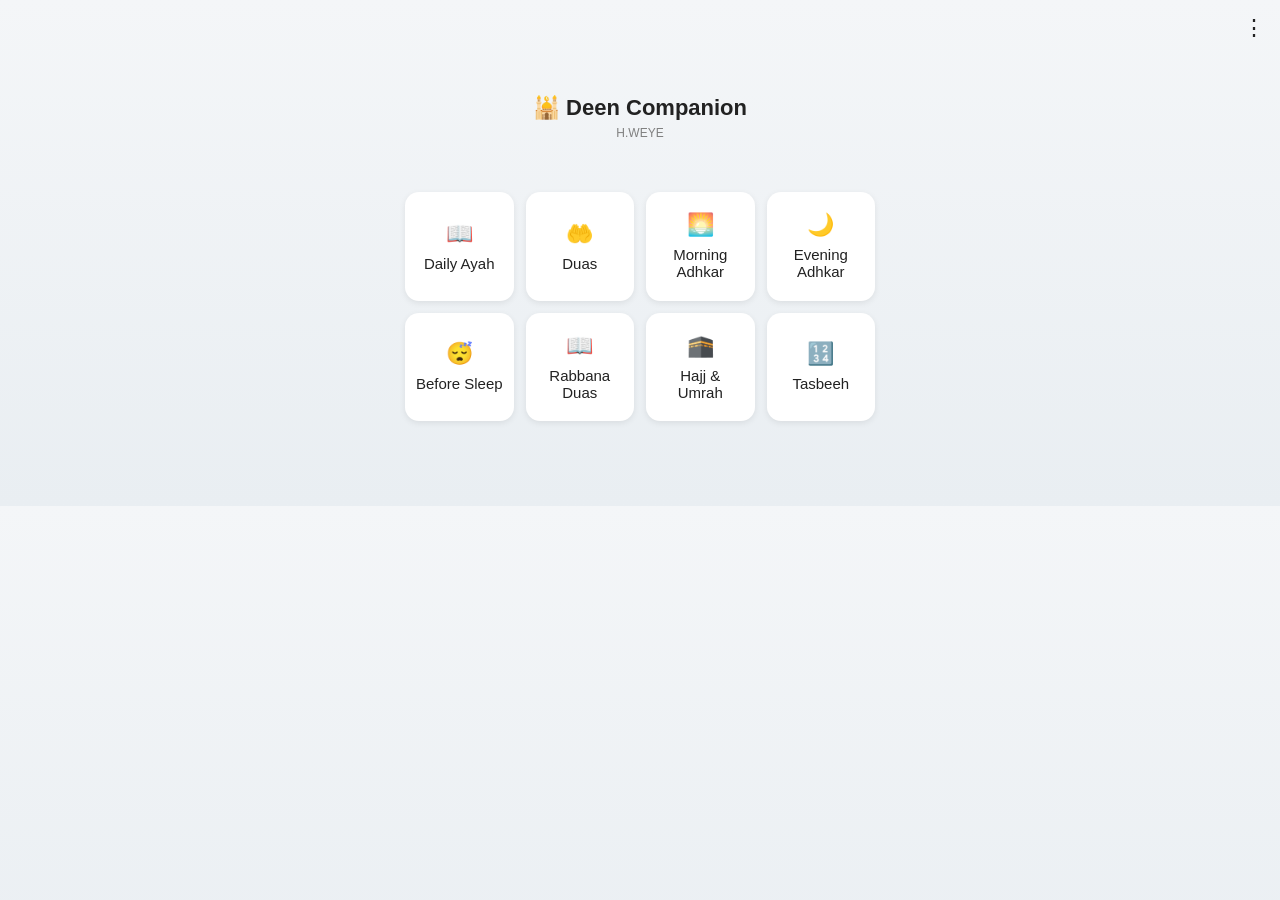
<file: index.html>
<!DOCTYPE html>
<html lang="en">
<head>
<meta charset="UTF-8">
<meta name="viewport" content="width=device-width, initial-scale=1.0">
<title>Deen Companion</title>
<link rel="stylesheet" href="style.css">
<style>
  body {
    margin: 0;
    font-family: 'Segoe UI', Arial, sans-serif;
    background: #f4f6f8;
    color: #222;
  }

  /* Header */
  .header {
    padding: 20px;
    text-align: center;
  }

  .header h2 {
    margin: 0;
    font-size: 22px;
  }

  .signature {
    font-size: 12px;
    color: gray;
    margin-top: 5px;
  }

  /* Menu */
  .menu-container {
    position: fixed;
    top: 15px;
    right: 15px;
    z-index: 1000;
  }

  .menu-icon {
    font-size: 22px;
    cursor: pointer;
  }

  .menu {
    display: none;
    position: absolute;
    right: 0;
    top: 30px;
    background: white;
    border-radius: 10px;
    min-width: 160px;
    box-shadow: 0 4px 12px rgba(0,0,0,0.15);
    overflow: hidden;
  }

  .menu a {
    display: block;
    padding: 12px;
    text-decoration: none;
    color: #333;
  }

  .menu a:hover {
    background: #f0f0f0;
  }

  /* App Layout */
  .app {
  padding: 15px;
  margin-top: 60px;
  max-width: 500px;
  margin-left: auto;
  margin-right: auto;
}
  /* Responsive Grid */
  .grid {
    display: grid;
    grid-template-columns: repeat(2, 1fr);
    gap: 12px;
  }

  /* Card */
  .card {
    background: white;
    border-radius: 14px;
    padding: 18px 10px;
    text-align: center;
    text-decoration: none;
    color: #222;
    font-size: 15px;
    box-shadow: 0 2px 6px rgba(0,0,0,0.08);
    transition: 0.2s;
  }

  .card {
  min-height: 90px;
}

body {
  background: linear-gradient(to bottom, #f4f6f8, #e9eef2);
}

  .card:hover {
    transform: translateY(-3px);
  }

  .card span {
    display: block;
    font-size: 22px;
    margin-bottom: 8px;
  }

  /* Tablet */
  @media (min-width: 600px) {
    .grid {
      grid-template-columns: repeat(3, 1fr);
    }
  }

  /* Large screens */
  @media (min-width: 900px) {
    .grid {
      grid-template-columns: repeat(4, 1fr);
    }
  }

</style>
<link rel="manifest" href="manifest.json">
<meta name="theme-color" content="#00796b">

</head>
<body>

<div class="menu-container">
  <div class="menu-icon" onclick="toggleMenu()">⋮</div>
  <div id="dropdownMenu" class="menu">
    <a href="#" onclick="openSettings()">Settings</a>
    <a href="#" onclick="shareApp()">Share</a>
    <a href="https://yourwebsite.com" target="_blank">Website</a>
    <a href="#" onclick="rateApp()">Rate</a>
    <a href="about.html">About</a>
    <a href="help.html">Help</a>
  </div>
</div>

<div class="app" id="appContent">
  <div class="header">
  <h2>🕌 Deen Companion</h2>
  <p class="signature">H.WEYE</p>
</div>
<div class="grid">
  <a href="daily-ayah.html" class="card"><span>📖</span>Daily Ayah</a>
  <a href="duas.html" class="card"><span>🤲</span>Duas</a>
  <a href="morning.html" class="card"><span>🌅</span>Morning Adhkar</a>
  <a href="evening.html" class="card"><span>🌙</span>Evening Adhkar</a>
  <a href="sleep.html" class="card"><span>😴</span>Before Sleep</a>
  <a href="rabbana.html" class="card"><span>📖</span>Rabbana Duas</a>
  <a href="hajj.html" class="card"><span>🕋</span>Hajj & Umrah</a>
  <a href="tasbeeh2.html" class="card"><span>🔢</span>Tasbeeh</a>
</div>
</div>
<!-- SETTINGS PAGE -->
<div id="settingsPage" style="display:none; padding:20px;">
  <h2>⚙️ Settings</h2>

 <div class="container">

  <!-- Dark/Light Theme -->
  <div class="setting" onclick="toggleSection('themeSection')">
    <h3>🌙 Dark / Light Mode</h3>
  </div>
  <div id="themeSection" class="setting-content">
    <button onclick="setTheme('light')">Light Mode</button>
    <button onclick="setTheme('dark')">Dark Mode</button> 
  </div>

  <!-- Reminders -->
  <div class="setting" onclick="toggleSection('reminderSection')">
    <h3>🔔 Reminders</h3>
  </div>
  <div id="reminderSection" class="setting-content">
    <div class="toggle-switch">
      <span>Morning Adhkar</span>
      <input type="checkbox" id="morningToggle">
    </div>
    <div class="toggle-switch">
      <span>Evening Adhkar</span>
      <input type="checkbox" id="eveningToggle">
    </div>
    <div class="toggle-switch">
      <span>Sleep Duas</span>
      <input type="checkbox" id="sleepToggle">
    </div>
  </div>

  <!-- Fonts -->
  <div class="setting" onclick="toggleSection('fontSection')">
    <h3>🔤 Fonts</h3>
  </div>
  <div id="fontSection" class="setting-content">
    <label>Font Size</label>
    <input type="range" id="fontSlider" min="14" max="24">
    <label>Font Style</label>
    <select id="fontStyle">
      <option value="Arial">Arial</option>
      <option value="Tahoma">Tahoma</option>
      <option value="Georgia">Georgia</option>
      <option value="Verdana">Verdana</option>
    </select>
  </div>

  <!-- Display -->
  <div class="setting" onclick="toggleSection('displaySection')">
    <h3>📱 Display Settings</h3>
  </div>
  <div id="displaySection" class="setting-content">
    <button onclick="showOldDuas()">Show Old Duas</button>
  </div>

  <!-- Contact -->
  <div class="setting" onclick="toggleSection('contactSection')">
    <h3>📩 Contact / Report Issue</h3>
  </div>
  <div id="contactSection" class="setting-content">
    <input type="text" id="name" placeholder="Your Name">
    <input type="email" id="email" placeholder="Your Email">
    <textarea id="issueDescription" placeholder="Describe issue"></textarea>
    <button onclick="submitIssue()">Submit</button>
  </div>

</div>

  <button onclick="goBack()">⬅ Back</button>
</div>

<script>
function toggleMenu() {
  const menu = document.getElementById("dropdownMenu");
  menu.style.display = (menu.style.display === "block") ? "none" : "block";
}

window.onclick = function(e) {
  if (!e.target.matches('.menu-icon')) {
    document.getElementById("dropdownMenu").style.display = "none";
  }
}

function shareApp() {
  const url = 'https://hananadanweye2-debug.github.io/Daily-Ibadah/';

  if (navigator.share) {
    navigator.share({
      title: 'Deen Companion',
      text: 'Check out this Islamic app 🕌',
      url: url
    })
    .then(() => console.log('Shared successfully'))
    .catch((error) => console.log('Error sharing:', error));
  } else {
    // Better fallback
    copyLinkFallback(url);
  }
}
function copyLinkFallback(url) {
  const tempInput = document.createElement("input");
  tempInput.value = url;
  document.body.appendChild(tempInput);
  tempInput.select();
  document.execCommand("copy");
  document.body.removeChild(tempInput);

  alert("Link copied! Share it with friends 👍");
}
function rateApp() {
  alert("Redirecting to app store for rating (replace with your link).");
  
}
function openSettings() {
  document.getElementById("appContent").style.display = "none";
  document.getElementById("settingsPage").style.display = "block";
}

function goBack() {
  document.getElementById("appContent").style.display = "block";
  document.getElementById("settingsPage").style.display = "none";
}
function toggleSection(id) {
  const section = document.getElementById(id);
  section.style.display = (section.style.display === "block") ? "none" : "block";
}

function setTheme(mode) {
  if (mode === "dark") {
    document.body.style.background = "#121212";
    document.body.style.color = "white";
  } else {
    document.body.style.background = "white";
    document.body.style.color = "black";
  }
}
if ('serviceWorker' in navigator) {
  navigator.serviceWorker.register('service-worker.js')
    .then(() => console.log('Service Worker registered'))
    .catch(err => console.log('Service Worker failed', err));
}
let deferredPrompt;

window.addEventListener('beforeinstallprompt', (e) => {
  e.preventDefault();
  deferredPrompt = e;

  // Show install button
  const installBtn = document.createElement("button");
  installBtn.innerText = "Install App 📲";
  document.body.appendChild(installBtn);

  installBtn.onclick = () => {
    deferredPrompt.prompt();
    deferredPrompt.userChoice.then(() => {
      deferredPrompt = null;
    });
  };
});

</script>

</body>
</html>
</file>
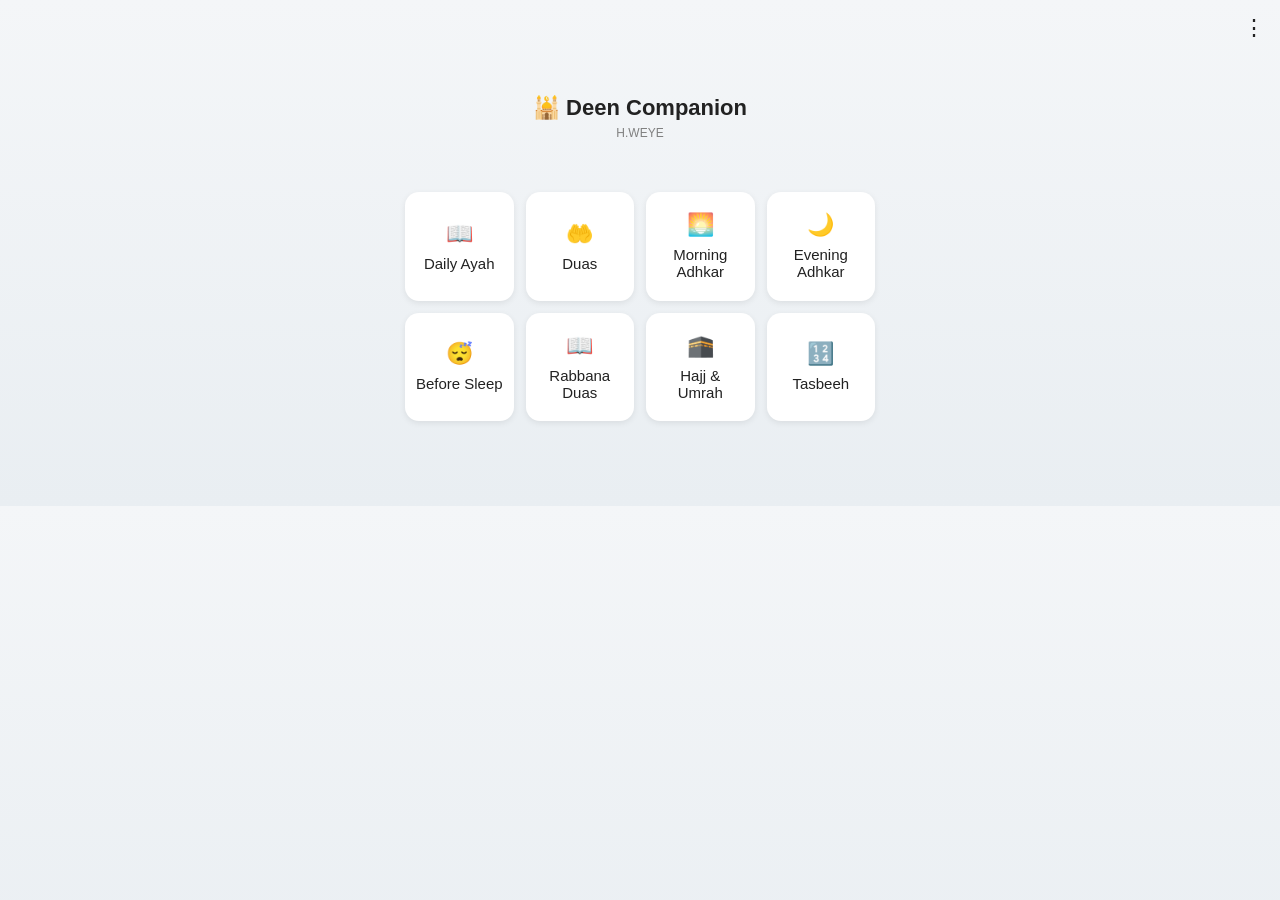
<file: PRAYERAPP/index.html>
<!DOCTYPE html>
<html lang="en">
<head>
<meta charset="UTF-8">
<meta name="viewport" content="width=device-width, initial-scale=1.0">
<title>Deen Companion</title>
<link rel="stylesheet" href="style.css">
<style>
  body {
    margin: 0;
    font-family: 'Segoe UI', Arial, sans-serif;
    background: #f4f6f8;
    color: #222;
  }

  /* Header */
  .header {
    padding: 20px;
    text-align: center;
  }

  .header h2 {
    margin: 0;
    font-size: 22px;
  }

  .signature {
    font-size: 12px;
    color: gray;
    margin-top: 5px;
  }

  /* Menu */
  .menu-container {
    position: fixed;
    top: 15px;
    right: 15px;
    z-index: 1000;
  }

  .menu-icon {
    font-size: 22px;
    cursor: pointer;
  }

  .menu {
    display: none;
    position: absolute;
    right: 0;
    top: 30px;
    background: white;
    border-radius: 10px;
    min-width: 160px;
    box-shadow: 0 4px 12px rgba(0,0,0,0.15);
    overflow: hidden;
  }

  .menu a {
    display: block;
    padding: 12px;
    text-decoration: none;
    color: #333;
  }

  .menu a:hover {
    background: #f0f0f0;
  }

  /* App Layout */
  .app {
  padding: 15px;
  margin-top: 60px;
  max-width: 500px;
  margin-left: auto;
  margin-right: auto;
}
  /* Responsive Grid */
  .grid {
    display: grid;
    grid-template-columns: repeat(2, 1fr);
    gap: 12px;
  }

  /* Card */
  .card {
    background: white;
    border-radius: 14px;
    padding: 18px 10px;
    text-align: center;
    text-decoration: none;
    color: #222;
    font-size: 15px;
    box-shadow: 0 2px 6px rgba(0,0,0,0.08);
    transition: 0.2s;
  }

  .card {
  min-height: 90px;
}

body {
  background: linear-gradient(to bottom, #f4f6f8, #e9eef2);
}

  .card:hover {
    transform: translateY(-3px);
  }

  .card span {
    display: block;
    font-size: 22px;
    margin-bottom: 8px;
  }

  /* Tablet */
  @media (min-width: 600px) {
    .grid {
      grid-template-columns: repeat(3, 1fr);
    }
  }

  /* Large screens */
  @media (min-width: 900px) {
    .grid {
      grid-template-columns: repeat(4, 1fr);
    }
  }

</style>
<link rel="manifest" href="manifest.json">
<meta name="theme-color" content="#00796b">

</head>
<body>

<div class="menu-container">
  <div class="menu-icon" onclick="toggleMenu()">⋮</div>
  <div id="dropdownMenu" class="menu">
    <a href="#" onclick="openSettings()">Settings</a>
    <a href="#" onclick="shareApp()">Share</a>
    <a href="https://yourwebsite.com" target="_blank">Website</a>
    <a href="#" onclick="rateApp()">Rate</a>
    <a href="about.html">About</a>
    <a href="help.html">Help</a>
  </div>
</div>

<div class="app" id="appContent">
  <div class="header">
  <h2>🕌 Deen Companion</h2>
  <p class="signature">H.WEYE</p>
</div>
<div class="grid">
  <a href="daily-ayah.html" class="card"><span>📖</span>Daily Ayah</a>
  <a href="duas.html" class="card"><span>🤲</span>Duas</a>
  <a href="morning.html" class="card"><span>🌅</span>Morning Adhkar</a>
  <a href="evening.html" class="card"><span>🌙</span>Evening Adhkar</a>
  <a href="sleep.html" class="card"><span>😴</span>Before Sleep</a>
  <a href="rabbana.html" class="card"><span>📖</span>Rabbana Duas</a>
  <a href="hajj.html" class="card"><span>🕋</span>Hajj & Umrah</a>
  <a href="tasbeeh2.html" class="card"><span>🔢</span>Tasbeeh</a>
</div>
</div>
<!-- SETTINGS PAGE -->
<div id="settingsPage" style="display:none; padding:20px;">
  <h2>⚙️ Settings</h2>

 <div class="container">

  <!-- Dark/Light Theme -->
  <div class="setting" onclick="toggleSection('themeSection')">
    <h3>🌙 Dark / Light Mode</h3>
  </div>
  <div id="themeSection" class="setting-content">
    <button onclick="setTheme('light')">Light Mode</button>
    <button onclick="setTheme('dark')">Dark Mode</button> 
  </div>

  <!-- Reminders -->
  <div class="setting" onclick="toggleSection('reminderSection')">
    <h3>🔔 Reminders</h3>
  </div>
  <div id="reminderSection" class="setting-content">
    <div class="toggle-switch">
      <span>Morning Adhkar</span>
      <input type="checkbox" id="morningToggle">
    </div>
    <div class="toggle-switch">
      <span>Evening Adhkar</span>
      <input type="checkbox" id="eveningToggle">
    </div>
    <div class="toggle-switch">
      <span>Sleep Duas</span>
      <input type="checkbox" id="sleepToggle">
    </div>
  </div>

  <!-- Fonts -->
  <div class="setting" onclick="toggleSection('fontSection')">
    <h3>🔤 Fonts</h3>
  </div>
  <div id="fontSection" class="setting-content">
    <label>Font Size</label>
    <input type="range" id="fontSlider" min="14" max="24">
    <label>Font Style</label>
    <select id="fontStyle">
      <option value="Arial">Arial</option>
      <option value="Tahoma">Tahoma</option>
      <option value="Georgia">Georgia</option>
      <option value="Verdana">Verdana</option>
    </select>
  </div>

  <!-- Display -->
  <div class="setting" onclick="toggleSection('displaySection')">
    <h3>📱 Display Settings</h3>
  </div>
  <div id="displaySection" class="setting-content">
    <button onclick="showOldDuas()">Show Old Duas</button>
  </div>

  <!-- Contact -->
  <div class="setting" onclick="toggleSection('contactSection')">
    <h3>📩 Contact / Report Issue</h3>
  </div>
  <div id="contactSection" class="setting-content">
    <input type="text" id="name" placeholder="Your Name">
    <input type="email" id="email" placeholder="Your Email">
    <textarea id="issueDescription" placeholder="Describe issue"></textarea>
    <button onclick="submitIssue()">Submit</button>
  </div>

</div>

  <button onclick="goBack()">⬅ Back</button>
</div>

<script>
function toggleMenu() {
  const menu = document.getElementById("dropdownMenu");
  menu.style.display = (menu.style.display === "block") ? "none" : "block";
}

window.onclick = function(e) {
  if (!e.target.matches('.menu-icon')) {
    document.getElementById("dropdownMenu").style.display = "none";
  }
}

function shareApp() {
  const url = 'https://hananadanweye2-debug.github.io/Daily-Ibadah/';

  if (navigator.share) {
    navigator.share({
      title: 'Deen Companion',
      text: 'Check out this Islamic app 🕌',
      url: url
    })
    .then(() => console.log('Shared successfully'))
    .catch((error) => console.log('Error sharing:', error));
  } else {
    // Better fallback
    copyLinkFallback(url);
  }
}
function copyLinkFallback(url) {
  const tempInput = document.createElement("input");
  tempInput.value = url;
  document.body.appendChild(tempInput);
  tempInput.select();
  document.execCommand("copy");
  document.body.removeChild(tempInput);

  alert("Link copied! Share it with friends 👍");
}
function rateApp() {
  alert("Redirecting to app store for rating (replace with your link).");
  
}
function openSettings() {
  document.getElementById("appContent").style.display = "none";
  document.getElementById("settingsPage").style.display = "block";
}

function goBack() {
  document.getElementById("appContent").style.display = "block";
  document.getElementById("settingsPage").style.display = "none";
}
function toggleSection(id) {
  const section = document.getElementById(id);
  section.style.display = (section.style.display === "block") ? "none" : "block";
}

function setTheme(mode) {
  if (mode === "dark") {
    document.body.style.background = "#121212";
    document.body.style.color = "white";
  } else {
    document.body.style.background = "white";
    document.body.style.color = "black";
  }
}
if ('serviceWorker' in navigator) {
  navigator.serviceWorker.register('service-worker.js')
    .then(() => console.log('Service Worker registered'))
    .catch(err => console.log('Service Worker failed', err));
}
let deferredPrompt;

window.addEventListener('beforeinstallprompt', (e) => {
  e.preventDefault();
  deferredPrompt = e;

  // Show install button
  const installBtn = document.createElement("button");
  installBtn.innerText = "Install App 📲";
  document.body.appendChild(installBtn);

  installBtn.onclick = () => {
    deferredPrompt.prompt();
    deferredPrompt.userChoice.then(() => {
      deferredPrompt = null;
    });
  };
});

</script>

</body>
</html>
</file>
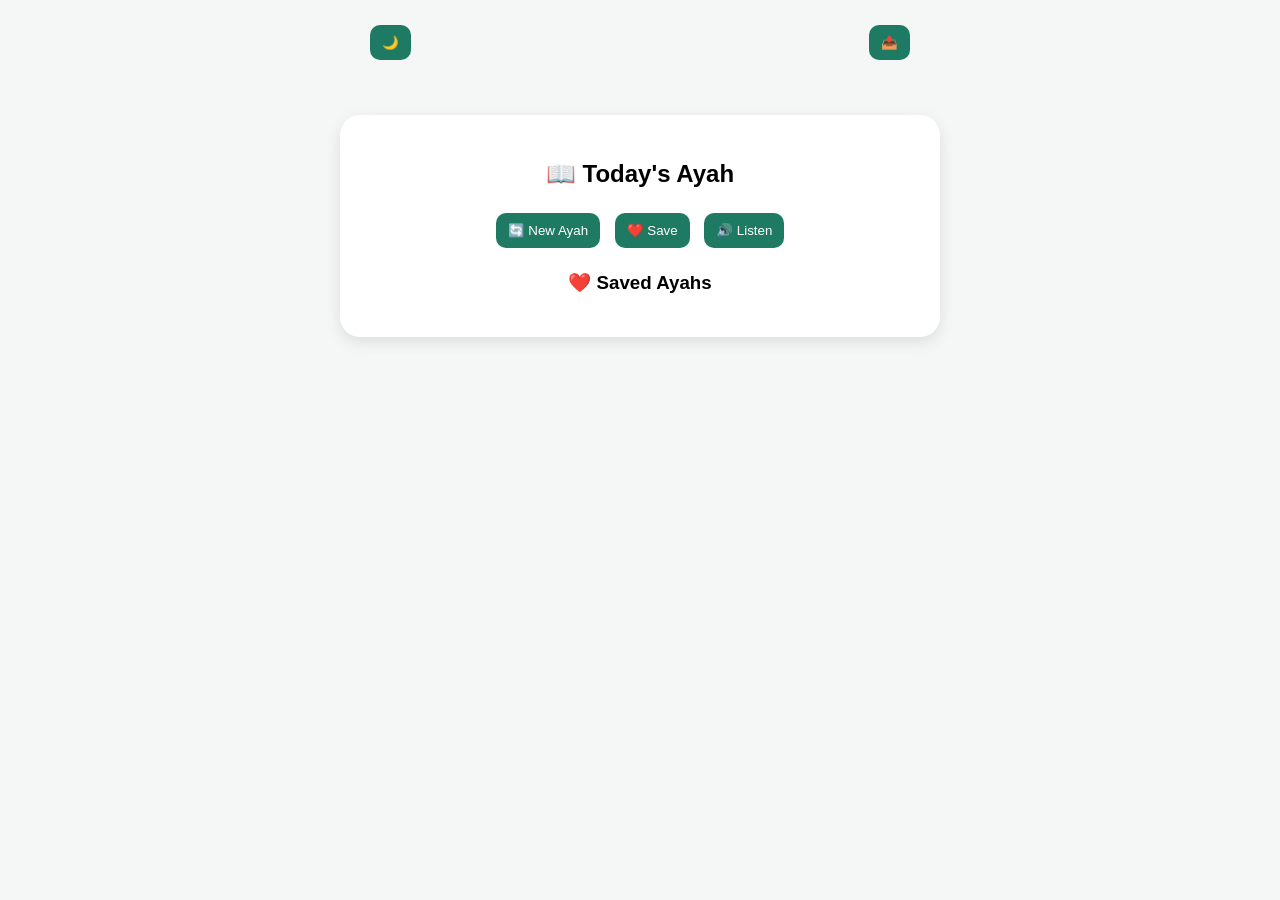
<file: daily-ayah.html>
<!DOCTYPE html>
<html lang="en">
<head>
<meta charset="UTF-8">
<title>Daily Ayah</title>

<style>
body {
  font-family: Arial, sans-serif;
  background: #F4F7F6;
  margin: 0;
  padding: 20px;
  transition: 0.3s;
}

/* 🌙 DARK MODE */
body.dark {
  background: #121212;
  color: white;
}

.card {
  max-width: 550px;
  margin: 50px auto;
  background: white;
  padding: 25px;
  border-radius: 20px;
  text-align: center;
  box-shadow: 0 5px 15px rgba(0,0,0,0.1);
  transition: 0.3s;
}

body.dark .card {
  background: #1e1e1e;
}

/* TEXT */
.arabic {
  font-size: 26px;
  margin: 15px 0;
  line-height: 2;
}

.trans {
  font-size: 14px;
  color: #2c7a7b;
  font-style: italic;
}

.translation {
  font-size: 15px;
  margin: 10px 0;
}

/* BUTTONS */
button {
  margin: 5px;
  padding: 10px 12px;
  border: none;
  border-radius: 10px;
  cursor: pointer;
  background: #1F7A63;
  color: white;
  transition: 0.2s;
}

button:hover {
  opacity: 0.9;
  transform: scale(1.05);
}

.top-bar {
  display: flex;
  justify-content: space-between;
  max-width: 550px;
  margin: auto;
}

/* SAVED BOX */
.saved-item {
  margin-top: 10px;
  padding: 12px;
  border-radius: 10px;
  border: 1px solid #ddd;
  transition: 0.2s;
}

.saved-item:hover {
  transform: scale(1.01);
  background: rgba(0,0,0,0.03);
}
</style>

</head>

<body>

<div class="top-bar">
  <button onclick="toggleDark()">🌙</button>
  <button onclick="shareAyah()">📤</button>
</div>

<div class="card">

  <h2>📖 Today's Ayah</h2>

  <div id="ayahBox"></div>

  <div>
    <button onclick="newAyah()">🔄 New Ayah</button>
    <button onclick="bookmark()">❤️ Save</button>
    <button onclick="playAudio()">🔊 Listen</button>
  </div>

  <div id="savedBox"></div>

</div>

<script>
let todayAyah = null;
let audioPlayer = null;

/* 🧠 DAILY AYAH (ONCE PER DAY) */
async function newAyah() {

  const todayKey = new Date().toDateString();
  const savedToday = localStorage.getItem("dailyAyahDate");

  // If already generated today → reuse it
  if (savedToday === todayKey && localStorage.getItem("dailyAyah")) {
    todayAyah = JSON.parse(localStorage.getItem("dailyAyah"));
    showAyah();
    return;
  }

  const randomAyah = Math.floor(Math.random() * 6236) + 1;

  const res = await fetch(
    `https://api.alquran.cloud/v1/ayah/${randomAyah}/editions/quran-uthmani,en.transliteration,en.asad,ar.alafasy`
  );

  const data = await res.json();

  const arabic = data.data.find(x => x.edition.type === "quran");
  const transliteration = data.data.find(x => x.edition.identifier === "en.transliteration");
  const translation = data.data.find(x => x.edition.identifier === "en.asad");
  const audio = data.data.find(x => x.edition.format === "audio");

  todayAyah = {
    arabic: arabic.text,
    transliteration: transliteration.text,
    translation: translation.text,
    audio: audio.audio,
    surah: arabic.surah.englishName,
    surahArabic: arabic.surah.name,
    ayahInSurah: arabic.numberInSurah
  };

  // Save for today
  localStorage.setItem("dailyAyah", JSON.stringify(todayAyah));
  localStorage.setItem("dailyAyahDate", todayKey);

  showAyah();
}

/* 📖 DISPLAY */
function showAyah() {
  if (!todayAyah) return;

  const cleanTranslation = todayAyah.translation
    .replace(/—/g, "")
    .replace(/–/g, "")
    .replace(/-/g, "")
    .replace(/\s+/g, " ")
    .trim();

  document.getElementById("ayahBox").innerHTML = `
    <div style="font-size:13px;color:gray;margin-bottom:8px;">
      📖 ${todayAyah.surah} (${todayAyah.surahArabic}) Ayah ${todayAyah.ayahInSurah}
    </div>

    <div class="arabic">${todayAyah.arabic}</div>

    <div class="trans">${todayAyah.transliteration}</div>

    <div class="translation" style="font-size:16px;color:#333;margin-top:10px;">
      ${cleanTranslation}
    </div>
  `;
}

/* 🌙 DARK MODE */
function toggleDark() {
  document.body.classList.toggle("dark");
}

/* ❤️ SAVE (NO DUPLICATES) */
function bookmark() {
  if (!todayAyah) return;

  let saved = JSON.parse(localStorage.getItem("savedAyahs")) || [];

  // prevent duplicates
  const exists = saved.some(a =>
    a.surah === todayAyah.surah &&
    a.ayahInSurah === todayAyah.ayahInSurah
  );

  if (!exists) {
    saved.push(todayAyah);
    localStorage.setItem("savedAyahs", JSON.stringify(saved));
  }

  showSaved();
}

/* 📤 SHARE */
function shareAyah() {
  if (!todayAyah) return;

  const text = `${todayAyah.arabic}

${todayAyah.translation}

— ${todayAyah.surah} ${todayAyah.ayahInSurah}`;

  navigator.clipboard.writeText(text);
  alert("Copied to clipboard 📋");
}

/* 🔊 AUDIO */
function playAudio() {
  if (!todayAyah || !todayAyah.audio) return;

  if (audioPlayer) audioPlayer.pause();

  audioPlayer = new Audio(todayAyah.audio);
  audioPlayer.play();
}

/* 📂 SHOW SAVED */
function showSaved() {
  let saved = JSON.parse(localStorage.getItem("savedAyahs")) || [];

  document.getElementById("savedBox").innerHTML =
    "<h3>❤️ Saved Ayahs</h3>" +
    saved.map((a, index) => `
      <div class="saved-item" id="saved-${index}">

        <div style="display:flex;justify-content:space-between;align-items:center;">
          <b>${a.surah} ${a.ayahInSurah}</b>

          <button onclick="deleteSaved(event, ${index})"
            style="background:red;font-size:12px;padding:5px 8px;">
            ❌
          </button>
        </div>

        <!-- ❗ NOW ALWAYS VISIBLE (NO CLICK REQUIRED) -->
        <div style="margin-top:10px;">
          
          <div style="font-size:18px; line-height:1.8;">
            ${a.arabic}
          </div>

          <div style="font-size:13px;color:#2c7a7b;font-style:italic;">
            ${a.transliteration}
          </div>

          <div style="margin-top:5px;">
            ${a.translation}
          </div>

        </div>

      </div>
    `).join("");
}
function toggleSaved(index) {
  const el = document.querySelector(`#saved-${index} .saved-content`);

  if (el.style.display === "none") {
    el.style.display = "block";
  } else {
    el.style.display = "none";
  }
}
function deleteSaved(event, index) {
  event.stopPropagation(); // prevent toggle click

  let saved = JSON.parse(localStorage.getItem("savedAyahs")) || [];

  saved.splice(index, 1);

  localStorage.setItem("savedAyahs", JSON.stringify(saved));

  showSaved();
}
/* 🚀 INIT */
newAyah();
showSaved();
</script>

</body>
</html>
</file>
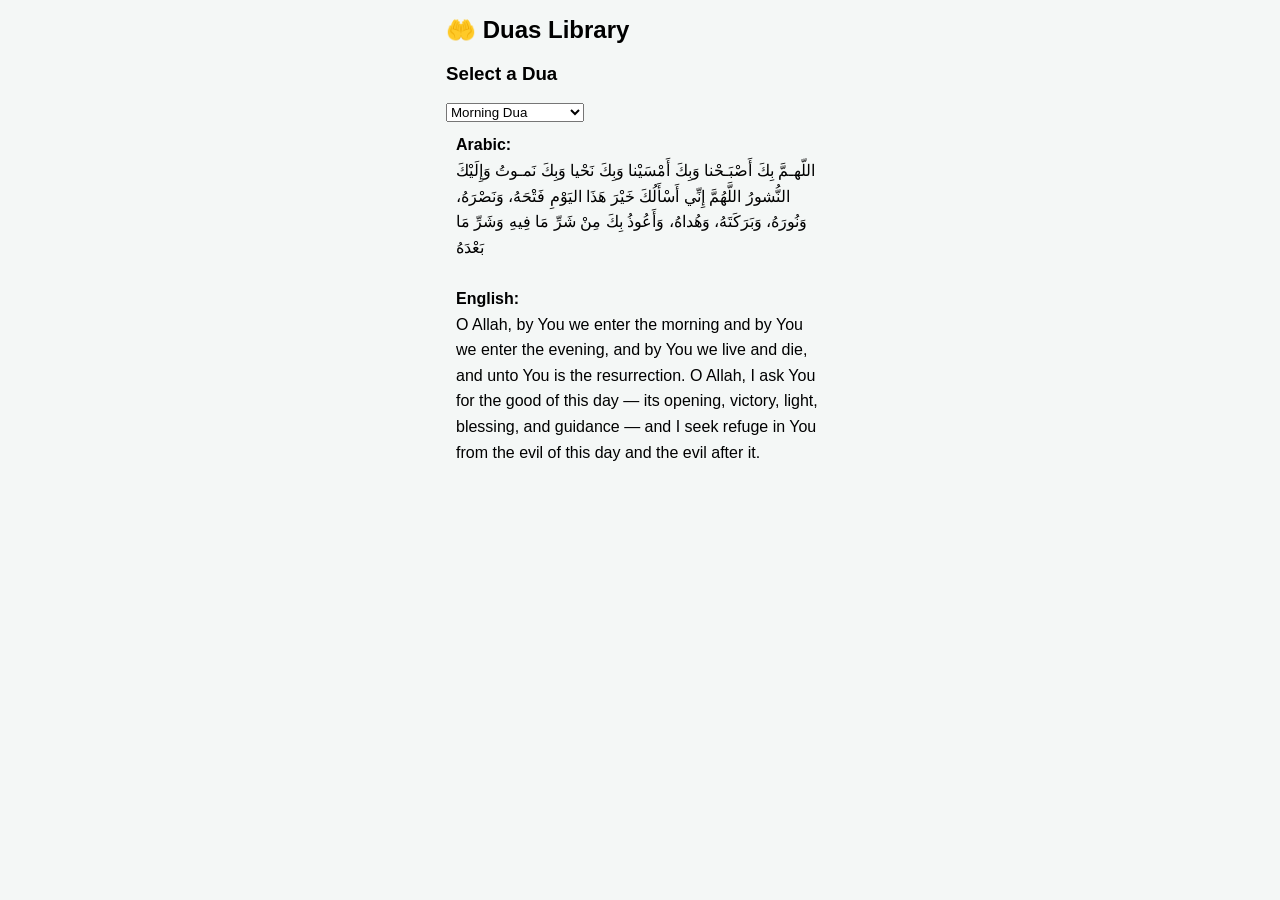
<file: duas.html>
<!DOCTYPE html>
<html lang="en">
<head>
<meta charset="UTF-8">
<meta name="viewport" content="width=device-width, initial-scale=1.0">
<title>Duas Library</title>
<link rel="stylesheet" href="style.css">
</head>
<body>

<div class="app">
<h2>🤲 Duas Library</h2>

<!-- Dua Selector -->
<div class="section">
  <h3>Select a Dua</h3>
  <select id="duaSelect" onchange="showDua()"></select>
</div>

<!-- Dua Display -->
<div class="section" id="duaDisplay">
  <div id="duaText" style="padding: 10px; line-height: 1.6; font-size: 16px;">
    Select a Dua from above
  </div>
</div>

</div>

<script>
const duaSelect = document.getElementById("duaSelect");
const duaText = document.getElementById("duaText");

// Full Dua Library
const duas = [
  ["Morning Dua",
   `اللّهـمَّ بِكَ أَصْبَـحْنا وَبِكَ أَمْسَيْنا وَبِكَ نَحْيا وَبِكَ نَمـوتُ وَإِلَيْكَ النُّشورُ
اللَّهُمَّ إِنِّي أَسْأَلُكَ خَيْرَ هَذَا اليَوْمِ فَتْحَهُ، وَنَصْرَهُ، وَنُورَهُ، وَبَرَكَتَهُ، وَهُداهُ، وَأَعُوذُ بِكَ مِنْ شَرِّ مَا فِيهِ وَشَرِّ مَا بَعْدَهُ`,
   `O Allah, by You we enter the morning and by You we enter the evening, and by You we live and die, and unto You is the resurrection.
O Allah, I ask You for the good of this day — its opening, victory, light, blessing, and guidance — and I seek refuge in You from the evil of this day and the evil after it.`],

  ["Evening Dua",
   `اللّهـمَّ بِكَ أَمْسَيْنا وَبِكَ أَصْبَحْنا وَبِكَ نَحْيا وَبِكَ نَموتُ وَإِلَيْكَ الْمَصيرُ
اللَّهُمَّ إِنِّي أَسْأَلُكَ خَيْرَ هَذِهِ اللَّيْلَةِ فَتْحَهَا، وَنَصْرَهَا، وَنُورَهَا، وَبَرَكَتَهَا، وَهُدَاهَا، وَأَعُوذُ بِكَ مِنْ شَرِّ مَا فِيهَا وَشَرِّ مَا بَعْدَهَا`,
   `O Allah, by You we enter the evening and by You we enter the morning, and by You we live and die, and to You is the return.
O Allah, I ask You for the good of this night — its opening, victory, light, blessing, and guidance — and I seek refuge with You from the evil of this night and the evil after it.`],

  ["Before Sleep",
   `بِاسْمِكَ اللَّهُمَّ أَمُوتُ وَأَحْيَا`,
   `In Your name, O Allah, I die and I live.`],

  ["Travel Dua",
   `سُبْحَانَ الَّذِي سَخَّرَ لَنَا هَذَا وَمَا كُنَّا لَهُ مُقْرِنِينَ وَإِنَّا إِلَى رَبِّنَا لَمُنْقَلِبُونَ`,
   `Glory be to Him who has subjected this (vehicle) to us, and we could never have it (by our efforts). And indeed, to our Lord we will return.`],

  ["Forgiveness",
   `رَبِّ اغْفِرْ لِي وَلِوَالِدَيَّ وَلِلْمُؤْمِنِينَ يَوْمَ يَقُومُ الْحِسَابُ`,
   `My Lord, forgive me, my parents, and the believers on the Day when the reckoning will be established.`],

  ["Seeking Guidance",
   `اهْدِنَا الصِّرَاطَ الْمُسْتَقِيمَ`,
   `Guide us to the Straight Path.`],

  ["Gratitude",
   `الْحَمْدُ لِلَّهِ رَبِّ الْعَالَمِينَ`,
   `All praise is due to Allah, Lord of the worlds.`],

  ["Protection from Evil",
   `أَعُوذُ بِاللَّهِ مِنَ الشَّيْطَانِ الرَّجِيمِ`,
   `I seek refuge with Allah from the accursed Satan.`],

  ["Health and Healing",
   `اللَّهُمَّ اشْفِ نَفْسِي وَشِفَاءَ جَمِيعِ الْمُؤْمِنِينَ`,
   `O Allah, heal my soul and the souls of all believers.`],

  ["Patience",
   `رَبَّنَا أَفْرِغْ عَلَيْنَا صَبْرًا وَتَوَفَّنَا مُسْلِمِينَ`,
   `Our Lord, pour upon us patience and cause us to die as Muslims.`]
];
// Populate the dropdown
duas.forEach((d, i) => {
  let option = document.createElement("option");
  option.value = i;
  option.textContent = d[0];
  duaSelect.appendChild(option);
});

// Show selected Dua
window.showDua = function(){
  const index = duaSelect.value || 0;
  const d = duas[index];
  duaText.innerHTML = `<b>Arabic:</b><br>${d[1]}<br><br><b>English:</b><br>${d[2]}`;
}

showDua();

// Optional: schedule notifications (demo)
function scheduleDuaNotifications(duas) {
  duas.forEach((d, i) => {
    setTimeout(() => {
      if(Notification.permission === "granted") {
        new Notification(`Dua Reminder: ${d[0]}`, { body: d[2] });
      }
    }, i * 60000); // demo: 1 min apart
  });
}

// Request notification permission
if ("Notification" in window) {
  Notification.requestPermission().then(permission => {
    if (permission === "granted") {
      scheduleDuaNotifications(duas);
    }
  });
}

</script>
</body>
</html>
</file>
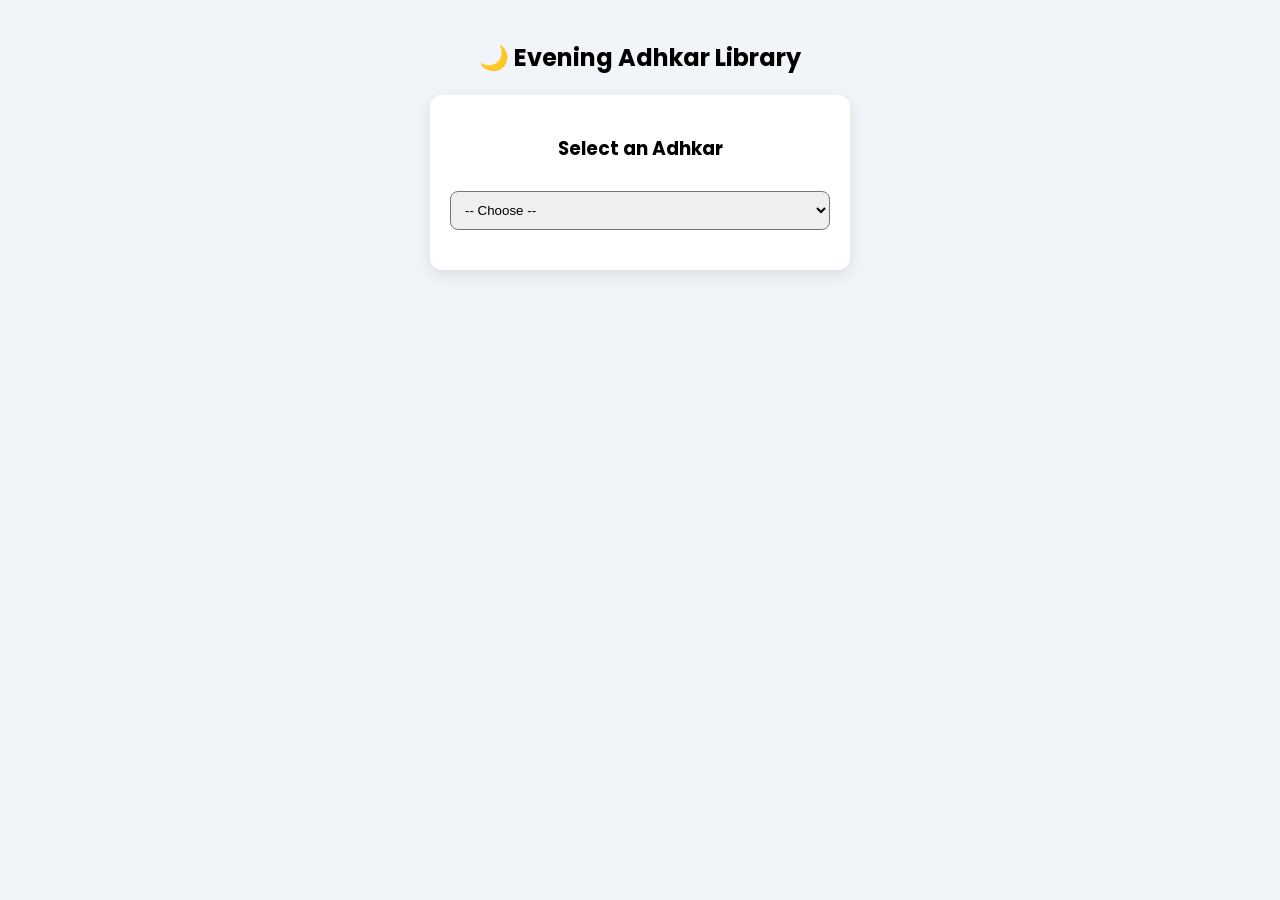
<file: evening.html>
<!DOCTYPE html>
<html lang="en">
<head>
<meta charset="UTF-8">
<meta name="viewport" content="width=device-width, initial-scale=1.0">
<title>Evening Adhkar</title>

<!-- Google Fonts -->
<link href="https://fonts.googleapis.com/css2?family=Poppins:wght@400;600&family=Amiri&display=swap" rel="stylesheet">

<style>
body {
    font-family: 'Poppins', Arial, sans-serif;
    background: #f1f5f9;
    margin: 0;
}

.container {
    max-width: 420px;
    margin: 40px auto;
    text-align: center;
}

.card {
    background: white;
    padding: 20px;
    border-radius: 12px;
    box-shadow: 0 5px 15px rgba(0,0,0,0.1);
}

select {
    width: 100%;
    padding: 10px;
    border-radius: 8px;
    margin-top: 10px;
}

.result {
    margin-top: 20px;
    text-align: left;
}

.arabic {
    font-size: 20px;
    direction: rtl;
    margin-bottom: 10px;
}

.translation {
    font-size: 14px;
    color: #555;
    margin-bottom: 15px;
}
</style>
</head>

<body>

<div class="container">
  <h2>🌙 Evening Adhkar Library</h2>

  <div class="card">
    <h3>Select an Adhkar</h3>

    <select onchange="showAdhkar(this.value)">
      <option value="">-- Choose --</option>
      <option value="entry">Evening Entry</option>
      <option value="ikhlas">3 Quls (Protection)</option>
      <option value="kursi">Ayat al-Kursi</option>
      <option value="protection">Protection Duas</option>
      <option value="forgiveness">Forgiveness</option>
      <option value="gratitude">Gratitude</option>
    </select>

    <div id="result" class="result"></div>
  </div>
</div>

<script>
function showAdhkar(value) {
  let content = "";

  if (value === "entry") {
    content = `
    <div class="arabic">
    أَمْسَيْنَا وَأَمْسَى الْمُلْكُ لِلَّهِ، وَالْحَمْدُ لِلَّهِ، لَا إِلَهَ إِلَّا اللَّهُ وَحْدَهُ لَا شَرِيكَ لَهُ،
    لَهُ الْمُلْكُ وَلَهُ الْحَمْدُ وَهُوَ عَلَى كُلِّ شَيْءٍ قَدِيرٌ،
    رَبِّ أَسْأَلُكَ خَيْرَ مَا فِي هَذِهِ اللَّيْلَةِ وَخَيْرَ مَا بَعْدَهَا،
    وَأَعُوذُ بِكَ مِنْ شَرِّ مَا فِي هَذِهِ اللَّيْلَةِ وَشَرِّ مَا بَعْدَهَا،
    رَبِّ أَعُوذُ بِكَ مِنَ الْكَسَلِ وَسُوءِ الْكِبَرِ،
    رَبِّ أَعُوذُ بِكَ مِنْ عَذَابٍ فِي النَّارِ وَعَذَابٍ فِي الْقَبْرِ
    </div>
    <div class="translation">
    We have reached the evening and all sovereignty belongs to Allah. All praise is due to Allah.
    None has the right to be worshipped except Allah alone, without partner.
    To Him belongs the dominion and praise, and He is over all things capable.
    My Lord, I ask You for the good of this night and what follows it,
    and I seek refuge in You from the evil of this night and what follows it.
    My Lord, I seek refuge in You from laziness and bad old age,
    and I seek refuge in You from punishment in the Fire and punishment in the grave.
    </div>
    `;
  }

  else if (value === "ikhlas") {
    content = `
    <div class="arabic">
    قُلْ هُوَ اللَّهُ أَحَدٌ، اللَّهُ الصَّمَدُ،
    لَمْ يَلِدْ وَلَمْ يُولَدْ، وَلَمْ يَكُن لَّهُ كُفُوًا أَحَدٌ
    </div>
    <div class="translation">Surah Al-Ikhlas (Recite 3 times)</div>

    <div class="arabic">
    قُلْ أَعُوذُ بِرَبِّ الْفَلَقِ، مِن شَرِّ مَا خَلَقَ،
    وَمِن شَرِّ غَاسِقٍ إِذَا وَقَبَ،
    وَمِن شَرِّ النَّفَّاثَاتِ فِي الْعُقَدِ،
    وَمِن شَرِّ حَاسِدٍ إِذَا حَسَدَ
    </div>
    <div class="translation">Surah Al-Falaq (3 times)</div>

    <div class="arabic">
    قُلْ أَعُوذُ بِرَبِّ النَّاسِ، مَلِكِ النَّاسِ،
    إِلَٰهِ النَّاسِ، مِن شَرِّ الْوَسْوَاسِ الْخَنَّاسِ،
    الَّذِي يُوَسْوِسُ فِي صُدُورِ النَّاسِ،
    مِنَ الْجِنَّةِ وَالنَّاسِ
    </div>
    <div class="translation">Surah An-Nas (3 times)</div>
    `;
  }

  else if (value === "kursi") {
    content = `
    <div class="arabic">
    اللَّهُ لَا إِلَٰهَ إِلَّا هُوَ الْحَيُّ الْقَيُّومُ،
    لَا تَأْخُذُهُ سِنَةٌ وَلَا نَوْمٌ،
    لَّهُ مَا فِي السَّمَاوَاتِ وَمَا فِي الْأَرْضِ،
    مَن ذَا الَّذِي يَشْفَعُ عِندَهُ إِلَّا بِإِذْنِهِ،
    يَعْلَمُ مَا بَيْنَ أَيْدِيهِمْ وَمَا خَلْفَهُمْ،
    وَلَا يُحِيطُونَ بِشَيْءٍ مِّنْ عِلْمِهِ إِلَّا بِمَا شَاءَ،
    وَسِعَ كُرْسِيُّهُ السَّمَاوَاتِ وَالْأَرْضَ،
    وَلَا يَئُودُهُ حِفْظُهُمَا،
    وَهُوَ الْعَلِيُّ الْعَظِيمُ
    </div>
    <div class="translation">
    Ayat al-Kursi — Recite once for protection through the night.
    </div>
    `;
  }

  else if (value === "protection") {
    content = `
    <div class="arabic">
    بِسْمِ اللَّهِ الَّذِي لَا يَضُرُّ مَعَ اسْمِهِ شَيْءٌ فِي الْأَرْضِ وَلَا فِي السَّمَاءِ،
    وَهُوَ السَّمِيعُ الْعَلِيمُ
    </div>
    <div class="translation">In the name of Allah, with whose name nothing can harm. (3 times)</div>

    <div class="arabic">
    أَعُوذُ بِكَلِمَاتِ اللَّهِ التَّامَّاتِ مِن شَرِّ مَا خَلَقَ
    </div>
    <div class="translation">I seek refuge in the perfect words of Allah from what He created. (3 times)</div>
    `;
  }

  else if (value === "forgiveness") {
    content = `
    <div class="arabic">
    اللّهُمَّ أَنْتَ رَبِّي لا إِلَهَ إِلاَّ أَنْتَ،
    خَلَقْتَنِي وَأَنَا عَبْدُكَ،
    وَأَنَا عَلَى عَهْدِكَ وَوَعْدِكَ مَا اسْتَطَعْتُ،
    أَعُوذُ بِكَ مِنْ شَرِّ مَا صَنَعْتُ،
    أَبُوءُ لَكَ بِنِعْمَتِكَ عَلَيَّ،
    وَأَبُوءُ بِذَنْبِي فَاغْفِرْ لِي،
    فَإِنَّهُ لا يَغْفِرُ الذُّنُوبَ إِلاَّ أَنْتَ
    </div>
    <div class="translation">
    O Allah, You are my Lord, none has the right to be worshipped except You.
    You created me and I am Your servant...
    so forgive me, for none forgives sins except You.
    </div>
    `;
  }

  else if (value === "gratitude") {
    content = `
    <div class="arabic">
    اللّهُمَّ مَا أَمْسَى بِي مِنْ نِعْمَةٍ أَوْ بِأَحَدٍ مِنْ خَلْقِكَ،
    فَمِنْكَ وَحْدَكَ لَا شَرِيكَ لَكَ،
    فَلَكَ الْحَمْدُ وَلَكَ الشُّكْرُ
    </div>
    <div class="translation">
    O Allah, whatever blessing I or any of Your creation have received this evening,
    it is from You alone, without partner.
    So for You is all praise and thanks.
    </div>
    `;
  }

  document.getElementById("result").innerHTML = content;
}
</script>

</body>
</html>
</file>
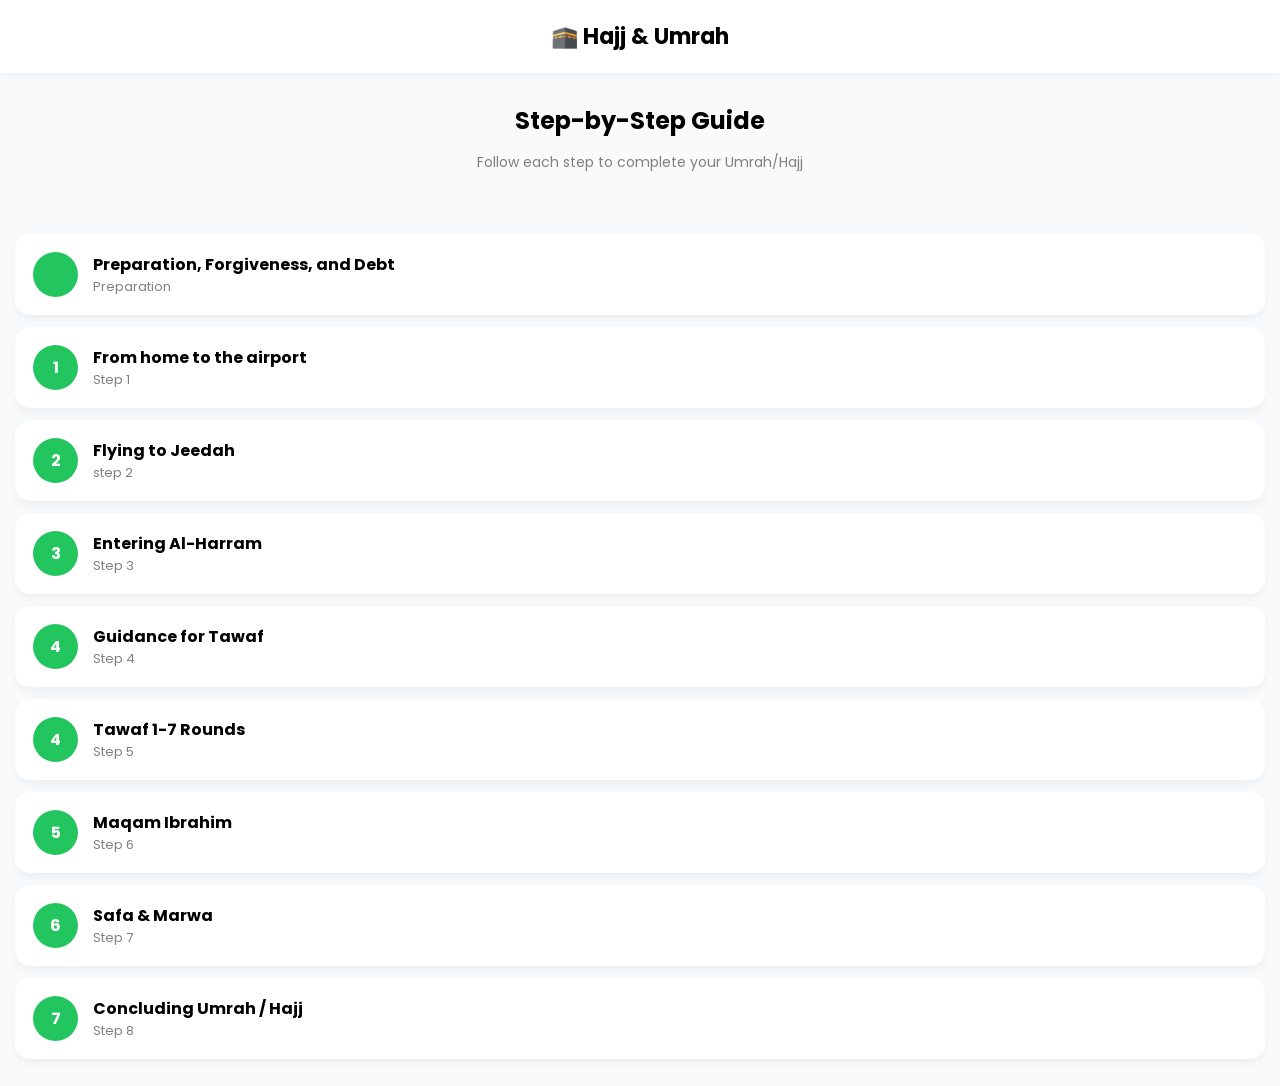
<file: hajj.html>
<!DOCTYPE html>
<html lang="en">
<head>
<meta charset="UTF-8">
<meta name="viewport" content="width=device-width, initial-scale=1.0">
<title>Hajj & Umrah</title>

<!-- Google Fonts -->
<link href="https://fonts.googleapis.com/css2?family=Poppins:wght@400;600&family=Amiri&display=swap" rel="stylesheet">
<style>
body {
    font-family: 'Poppins', Arial, sans-serif;
    background: #f8fafc;
    margin: 0;
}

/* HEADER */
.header {
    background: white;
    padding: 20px;
    text-align: center;
    font-size: 22px;
    font-weight: bold;
    box-shadow: 0 2px 6px rgba(0,0,0,0.05);
}

/* HERO */
.hero {
    padding: 20px;
    text-align: center;
}

.hero img {
    width: 80px;
}

.hero h2 {
    margin: 10px 0 5px;
}

.hero p {
    color: gray;
    font-size: 14px;
}

/* CARDS */
.container {
    padding: 15px;
}

.card {
    background: white;
    padding: 18px;
    margin: 12px 0;
    border-radius: 15px;
    box-shadow: 0 4px 10px rgba(0,0,0,0.05);
    display: flex;
    align-items: center;
    text-decoration: none;
    color: black;
    transition: 0.2s;
}

.card:hover {
    transform: scale(1.02);
}

.number {
    width: 45px;
    height: 45px;
    background: #22c55e;
    color: white;
    border-radius: 50%;
    display: flex;
    align-items: center;
    justify-content: center;
    margin-right: 15px;
    font-weight: bold;
}

.title {
    font-weight: bold;
}

.subtitle {
    font-size: 13px;
    color: gray;
}
</style>
</head>

<body>

<div class="header">🕋 Hajj & Umrah</div>

<div class="hero">
  <h2>Step-by-Step Guide</h2>
  <p>Follow each step to complete your Umrah/Hajj</p>
</div>

<div class="container">

<a href="umrah1.html" class="card">
    <div class="number"></div>
  <div>
    <div class="title">Preparation, Forgiveness, and Debt</div>
    <div class="subtitle">Preparation</div>
  </div>
</a>

<a href="umrah2.html" class="card">
  <div class="number">1</div>
  <div>
    <div class="title">From home to the airport</div>
    <div class="subtitle">Step 1</div>
  </div>
</a>

<a href="umrah3.html" class="card">
  <div class="number">2</div>
  <div>
    <div class="title">Flying to Jeedah</div>
    <div class="subtitle">step 2</div>
  </div>
</a>

<a href="umrah4.html" class="card">
  <div class="number">3</div>
  <div>
    <div class="title">Entering Al-Harram</div>
    <div class="subtitle">Step 3</div>
  </div>
</a>
<a href="umrah5.html" class="card">
  <div class="number">4</div>
  <div>
    <div class="title">Guidance for Tawaf</div>
    <div class="subtitle">Step 4</div>
  </div>
</a>
<a href="umrah6.html" class="card">
  <div class="number">4</div>
  <div>
    <div class="title">Tawaf 1-7 Rounds</div>
    <div class="subtitle">Step 5</div>
  </div>
</a>
<a href="umrah7.html" class="card">
  <div class="number">5</div>
  <div>
    <div class="title">Maqam Ibrahim</div>
    <div class="subtitle">Step 6</div>
  </div>
</a>
<a href="umrah8.html" class="card">
  <div class="number">6</div>
  <div>
    <div class="title">Safa & Marwa</div>
    <div class="subtitle">Step 7</div>
  </div>
</a>
<a href="umrah9.html" class="card">
  <div class="number">7</div>
  <div>
    <div class="title">Concluding Umrah / Hajj</div>
    <div class="subtitle">Step 8</div>
  </div>
</a>

</div>

</body>
</html>
</file>
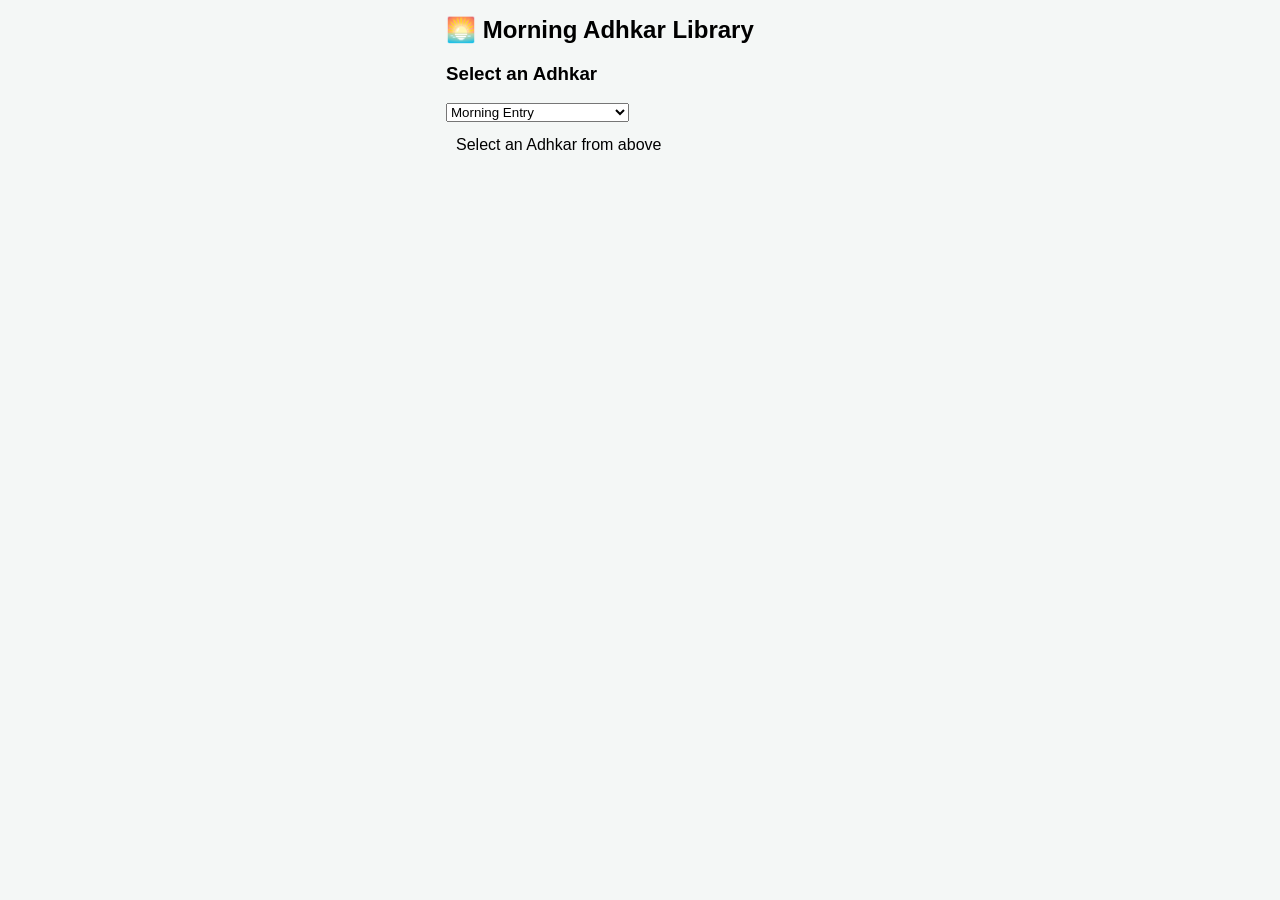
<file: morning.html>
<!DOCTYPE html>
<html lang="en">
<head>
<meta charset="UTF-8">
<meta name="viewport" content="width=device-width, initial-scale=1.0">
<title>Morning Adhkar</title>
<link rel="stylesheet" href="style.css">
</head>
<body>

<div class="app">
<h2>🌅 Morning Adhkar Library</h2>

<!-- Adhkar Selector -->
<div class="section">
  <h3>Select an Adhkar</h3>
  <select id="adhkarSelect" onchange="showAdhkar()"></select>
</div>

<!-- Adhkar Display -->
<div class="section" id="adhkarDisplay">
  <div id="adhkarText" style="padding: 10px; line-height: 1.6; font-size: 16px;">
    Select an Adhkar from above
  </div>
</div>

</div>

<script>
const adhkarSelect = document.getElementById("adhkarSelect");
const adhkarText = document.getElementById("adhkarText");

// Morning Adhkar: [Title, Arabic, English]
const morningAdhkar = [
  ["Morning Entry", 
   "أَصْبَحْنَا وَأَصْبَحَ الْمُلْكُ لِلَّهِ", 
   "We have entered the morning and the entire dominion belongs to Allah."],

  ["Declaration of Faith", 
   "اللّهُمَّ أَنْتَ رَبِّي لا إِلَهَ إِلَّا أَنْتَ", 
   "O Allah, You are my Lord, none has the right to be worshipped except You."],

  ["Seeking Refuge", 
   "اللّهُمَّ أَعُوذُ بِكَ مِنَ الْكُفْرِ وَالْفَقْر", 
   "O Allah, I seek refuge in You from disbelief and poverty."],

  ["Testifying in the Morning", 
   "اللّهُمَّ إِنِّي أَصْبَحْتُ أُشْهِدُكَ وَأُشْهِدُ حَمَلَةَ عَرْشِكَ", 
   "O Allah, I enter the morning testifying You and the bearers of Your Throne."],

  ["Glorifying Allah", 
   "سُبْحَانَ اللهِ وَالْحَمْدُ لِلَّهِ وَلَا إِلَهَ إِلَّا اللَّهُ وَاللّهُ أَكْبَرُ", 
   "Glory be to Allah, all praise is for Allah, there is no god but Allah, and Allah is the Greatest."],

  ["Blessed Morning", 
   "اللّهُمَّ اجعل صباحي هذا مباركًا", 
   "O Allah, make this morning blessed."],

  ["Protection from Evil", 
   "رَبِّ أَعُوذُ بِكَ مِنْ شَرِّ نَفْسِي وَمِنْ شَرِّ كُلِّ دَابَّةٍ", 
   "My Lord, I seek refuge in You from the evil of my soul and the evil of every creature."],

  ["Gratitude and Contentment", 
   "اللّهُمَّ اجعل قلوبنا شاكرةً ونفوسنا راضيةً", 
   "O Allah, make our hearts grateful and our souls content."]
];

// Populate dropdown
morningAdhkar.forEach((a, i) => {
  const option = document.createElement("option");
  option.value = i;
  option.textContent = a[0]; // show title in dropdown
  adhkarSelect.appendChild(option);
});

// Show selected Adhkar below
window.showAdhkar = function() {
  const index = adhkarSelect.value || 0;
  const a = morningAdhkar[index];
  adhkarText.innerHTML = `
    <b>Arabic:</b><br>${a[1]}<br><br>
    <b>English:</b><br>${a[2]}
  `;
}
</script>

</body>
</html>
</file>
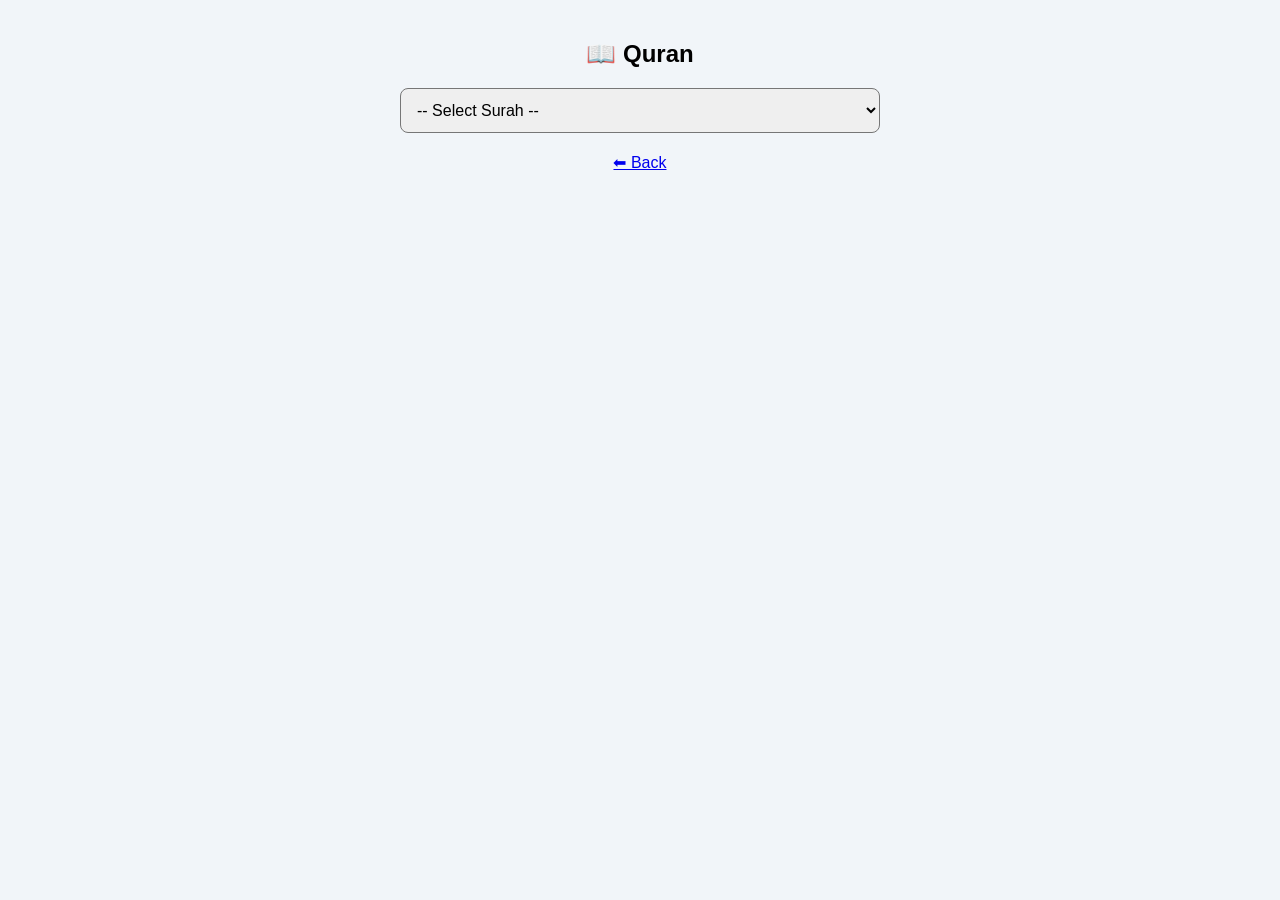
<file: quran.html>
<!DOCTYPE html>
<html lang="en">
<head>
<meta charset="UTF-8">
<meta name="viewport" content="width=device-width, initial-scale=1.0">
<title>Quran App</title>

<style>
body {
    font-family: Arial, sans-serif;
    background: #f1f5f9;
    margin: 0;
    padding: 0;
    text-align: center;
}

.container {
    max-width: 480px;
    margin: 40px auto;
}

h2 {
    margin-bottom: 20px;
}

.select-surah {
    width: 100%;
    padding: 12px;
    border-radius: 8px;
    font-size: 16px;
    margin-bottom: 20px;
}

.card {
    background: white;
    padding: 15px;
    margin: 10px 0;
    border-radius: 12px;
    box-shadow: 0 5px 15px rgba(0,0,0,0.1);
    text-align: left;
}

.arabic {
    font-size: 20px;
    direction: rtl;
    margin-bottom: 10px;
}

.translation {
    font-size: 14px;
    color: #555;
}
</style>
</head>

<body>

<div class="container">
    <h2>📖 Quran</h2>

    <select class="select-surah" onchange="showSurah(this.value)">
        <option value="">-- Select Surah --</option>
        <option value="fatiha">Al-Fatiha</option>
        <option value="ikhlas">Al-Ikhlas</option>
        <option value="falaq">Al-Falaq</option>
        <option value="nas">An-Nas</option>
        <option value="baqarah-last2">Al-Baqarah Last 2 Verses</option>
    </select>

    <div id="result"></div>

    <a href="index.html">⬅ Back</a>
</div>

<script>
function showSurah(value) {
    let content = "";

    if (value === "fatiha") {
        content = `
        <div class="card">
            <div class="arabic">
            بِسْمِ اللَّهِ الرَّحْمَٰنِ الرَّحِيمِ
            الْحَمْدُ لِلَّهِ رَبِّ الْعَالَمِينَ
            الرَّحْمَٰنِ الرَّحِيمِ
            مَالِكِ يَوْمِ الدِّينِ
            إِيَّاكَ نَعْبُدُ وَإِيَّاكَ نَسْتَعِينُ
            اهْدِنَا الصِّرَاطَ الْمُسْتَقِيمَ
            صِرَاطَ الَّذِينَ أَنْعَمْتَ عَلَيْهِمْ غَيْرِ الْمَغْضُوبِ عَلَيْهِمْ وَلَا الضَّالِّينَ
            </div>
            <div class="translation">
            In the name of Allah, the Most Gracious, the Most Merciful.
            Praise be to Allah, Lord of the worlds.
            The Most Gracious, the Most Merciful.
            Master of the Day of Judgment.
            You alone we worship; You alone we ask for help.
            Guide us on the straight path.
            The path of those upon whom You have bestowed favor, not of those who have earned Your anger, nor of those who go astray.
            </div>
        </div>`;
    }

    else if (value === "ikhlas") {
        content = `
        <div class="card">
            <div class="arabic">
            قُلْ هُوَ اللَّهُ أَحَدٌ
            اللَّهُ الصَّمَدُ
            لَمْ يَلِدْ وَلَمْ يُولَدْ
            وَلَمْ يَكُن لَّهُ كُفُوًا أَحَدٌ
            </div>
            <div class="translation">
            Say, He is Allah, [Who is] One,
            Allah, the Eternal Refuge.
            He neither begets nor is born,
            Nor is there to Him any equivalent.
            </div>
        </div>`;
    }

    else if (value === "falaq") {
        content = `
        <div class="card">
            <div class="arabic">
            قُلْ أَعُوذُ بِرَبِّ الْفَلَقِ
            مِن شَرِّ مَا خَلَقَ
            وَمِن شَرِّ غَاسِقٍ إِذَا وَقَبَ
            وَمِن شَرِّ النَّفَّاثَاتِ فِي الْعُقَدِ
            وَمِن شَرِّ حَاسِدٍ إِذَا حَسَدَ
            </div>
            <div class="translation">
            Say, I seek refuge in the Lord of daybreak,
            From the evil of what He created,
            And from the evil of darkness when it settles,
            And from the evil of the blowers in knots,
            And from the evil of an envier when he envies.
            </div>
        </div>`;
    }

    else if (value === "nas") {
        content = `
        <div class="card">
            <div class="arabic">
            قُلْ أَعُوذُ بِرَبِّ النَّاسِ
            مَلِكِ النَّاسِ
            إِلَٰهِ النَّاسِ
            مِن شَرِّ الْوَسْوَاسِ الْخَنَّاسِ
            الَّذِي يُوَسْوِسُ فِي صُدُورِ النَّاسِ
            مِنَ الْجِنَّةِ وَالنَّاسِ
            </div>
            <div class="translation">
            Say, I seek refuge in the Lord of mankind,
            The Sovereign of mankind,
            The God of mankind,
            From the evil of the whisperer who withdraws,
            Who whispers in the breasts of mankind,
            Among jinn and mankind.
            </div>
        </div>`;
    }

    else if (value === "baqarah-last2") {
        content = `
        <div class="card">
            <div class="arabic">
            آمَنَ الرَّسُولُ بِمَا أُنزِلَ إِلَيْهِ مِن رَّبِّهِ وَالْمُؤْمِنُونَ
            كُلٌّ آمَنَ بِاللَّهِ وَمَلَائِكَتِهِ وَكُتُبِهِ وَرُسُلِهِ
            لَا نُفَرِّقُ بَيْنَ أَحَدٍ مِّن رُّسُلِهِ
            وَقَالُوا سَمِعْنَا وَأَطَعْنَا
            غُفْرَانَكَ رَبَّنَا وَإِلَيْكَ الْمَصِيرُ

            لَا يُكَلِّفُ اللَّهُ نَفْسًا إِلَّا وُسْعَهَا
            لَهَا مَا كَسَبَتْ وَعَلَيْهَا مَا اكْتَسَبَتْ
            رَبَّنَا لَا تُؤَاخِذْنَا إِن نَّسِينَا أَوْ أَخْطَأْنَا
            رَبَّنَا وَلَا تَحْمِلْ عَلَيْنَا إِصْرًا كَمَا حَمَلْتَهُ عَلَى الَّذِينَ مِن قَبْلِنَا
            رَبَّنَا وَلَا تُحَمِّلْنَا مَا لَا طَاقَةَ لَنَا بِهِ
            وَاعْفُ عَنَّا وَاغْفِرْ لَنَا وَارْحَمْنَا
            أَنتَ مَوْلَانَا فَانصُرْنَا عَلَى الْقَوْمِ الْكَافِرِينَ
            </div>
            <div class="translation">
            The Messenger has believed in what was revealed to him from his Lord, and the believers too.
            Each of them believes in Allah, His angels, His books, and His messengers.
            We make no distinction between any of His messengers.
            They say: "We hear and obey; forgive us, our Lord, and to You is the final return."
            Allah does not burden a soul beyond that it can bear.
            For it is what it earned and upon it is what it committed.
            Our Lord, do not take us to task if we forget or make a mistake.
            Our Lord, do not burden us as You did those before us.
            Pardon us, forgive us, and have mercy upon us.
            You are our Protector, so help us against the disbelieving people.
            </div>
        </div>`;
    }

    document.getElementById("result").innerHTML = content;
}
</script>

</body>
</html>
</file>
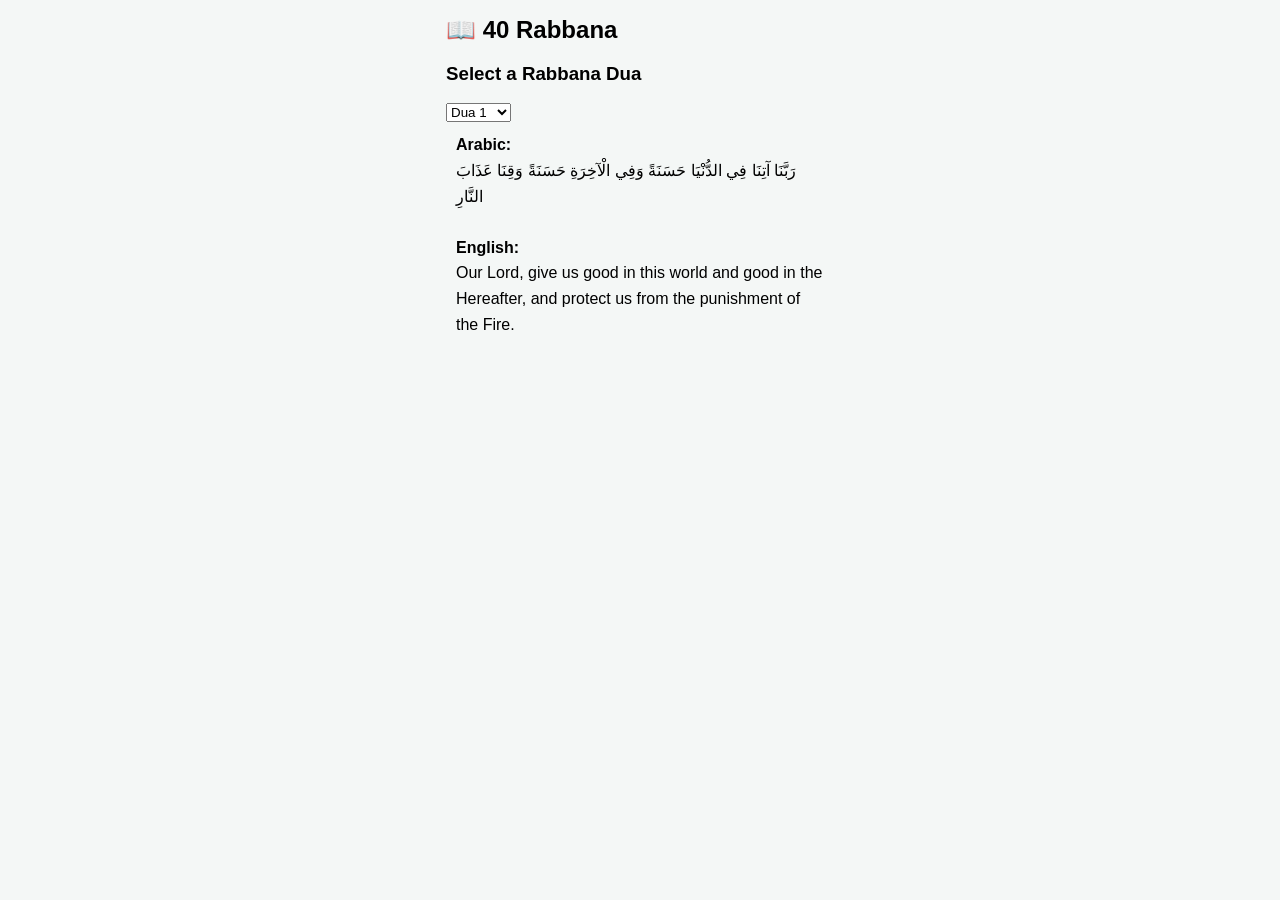
<file: rabbana.html>
<!DOCTYPE html>
<html lang="en">
<head>
<meta charset="UTF-8" />
<meta name="viewport" content="width=device-width, initial-scale=1" />
<title>40 Rabbana</title>
<link rel="stylesheet" href="style.css" />
</head>
<body>

<div class="app">
  <h2>📖 40 Rabbana</h2>

  <div class="section">
    <h3>Select a Rabbana Dua</h3>
    <select id="rabbanaSelect" onchange="showRabbana()"></select>
  </div>

  <div class="section" id="rabbanaDisplay">
    <div id="rabbanaText" style="padding: 10px; line-height: 1.6; font-size: 16px;">
      Select a Dua from above
    </div>
  </div>
</div>

<script>
// Your Rabbana duas data here
const rabbanaDuas = [
["رَبَّنَا آتِنَا فِي الدُّنْيَا حَسَنَةً وَفِي الْآخِرَةِ حَسَنَةً وَقِنَا عَذَابَ النَّارِ",
 "Our Lord, give us good in this world and good in the Hereafter, and protect us from the punishment of the Fire."],

["رَبَّنَا لَا تُزِغْ قُلُوبَنَا بَعْدَ إِذْ هَدَيْتَنَا وَهَبْ لَنَا مِن لَدُنْكَ رَحْمَةً إِنَّكَ أَنْتَ الْوَهَّابُ",
 "Our Lord, do not let our hearts deviate after You have guided us, and grant us mercy from Yourself. Indeed, You are the Bestower."],

["رَبَّنَا اغْفِرْ لَنَا ذُنُوبَنَا وَإِسْرَافَنَا فِي أَمْرِنَا وَثَبِّتْ أَقْدَامَنَا وَانْصُرْنَا عَلَى الْقَوْمِ الْكَافِرِينَ",
 "Our Lord, forgive us our sins and excesses, make firm our feet, and help us against the disbelieving people."],

["رَبَّنَا أَفْرِغْ عَلَيْنَا صَبْرًا وَتَوَفَّنَا مُسْلِمِينَ",
 "Our Lord, pour patience upon us and let us die as Muslims."],

["رَبَّنَا لَا تُؤَاخِذْنَا إِن نَّسِينَا أَوْ أَخْطَأْنَا",
 "Our Lord, do not punish us if we forget or make mistakes."],

["رَبَّنَا وَلَا تَحْمِلْ عَلَيْنَا إِصْرًا كَمَا حَمَلْتَهُ عَلَى الَّذِينَ مِن قَبْلِنَا",
 "Our Lord, do not place upon us a burden like that which You placed on those before us."],

["رَبَّنَا وَلَا تُحَمِّلْنَا مَا لَا طَاقَةَ لَنَا بِهِ وَاعْفُ عَنَّا وَاغْفِرْ لَنَا وَارْحَمْنَا",
 "Our Lord, do not burden us with what we cannot bear; forgive us, pardon us, and have mercy on us."],

["رَبَّنَا أَجِرْنَا مِنَ النَّارِ",
 "Our Lord, save us from the Fire."],

["رَبَّنَا لَا تُخْزِنَا يَوْمَ الْقِيَامَةِ",
 "Our Lord, do not disgrace us on the Day of Resurrection."],

["رَبَّنَا آمَنَّا فَاغْفِرْ لَنَا وَارْحَمْنَا وَأَنْتَ خَيْرُ الرَّاحِمِينَ",
 "Our Lord, we have believed, so forgive us and have mercy upon us. You are the best of the merciful."],

["رَبَّنَا وَاجْعَلْنَا مُسْلِمَيْنِ لَكَ وَمِنْ ذُرِّيَّتِنَا أُمَّةً مُسْلِمَةً لَكَ",
 "Our Lord, make us submissive to You and from our offspring a Muslim nation devoted to You."],

["رَبَّنَا وَاجْعَلْنَا مُهْتَدِينَ وَاجْعَلْنَا مِنَ الْمُفْلِحِينَ",
 "Our Lord, make us guided and among the successful."],

["رَبَّنَا لَا تَجْعَلْنَا فِتْنَةً لِلَّذِينَ كَفَرُوا وَاغْفِرْ لَنَا",
 "Our Lord, do not make us a trial for the disbelievers and forgive us."],

["رَبَّنَا اصْرِفْ عَنَّا عَذَابَ جَهَنَّمَ إِنَّ عَذَابَهَا كَانَ غَرَامًا",
 "Our Lord, turn away from us the punishment of Hell; indeed its punishment is severe."],

["رَبَّنَا لاَ تَجْعَلْنَا مَعَ الظَّالِمِينَ",
 "Our Lord, do not place us with the wrongdoers."],

["رَبَّنَا اجْعَلْنَا لِلْمُتَّقِينَ إِمَامًا",
 "Our Lord, make us leaders for the righteous."],

["رَبَّنَا اغْفِرْ لَنَا وَلِإِخْوَانِنَا الَّذِينَ سَبَقُونَا بِالإِيمَانِ",
 "Our Lord, forgive us and our brothers who preceded us in faith."],

["رَبَّنَا أَنزِلْ عَلَيْنَا مَائِدَةً مِّنَ السَّمَاء",
 "Our Lord, send down to us a table [spread with food] from heaven."],

["رَبَّنَا اغْفِرْ لِي وَلِوَالِدَيَّ وَلِلْمُؤْمِنِينَ",
 "Our Lord, forgive me, my parents, and all the believers."],

["رَبَّنَا آتِنَا مِن لَدُنْكَ رَحْمَةً وَهَيِّئْ لَنَا مِنْ أَمْرِنَا رَشَدًا",
 "Our Lord, grant us mercy from Yourself and guide us in our affairs."],

["رَبَّنَا تَقَبَّلْ دُعَاءَنَا",
 "Our Lord, accept our supplication."],

["رَبَّنَا صَلِّ عَلَى مُحَمَّدٍ وَآلِهِ",
 "Our Lord, send blessings upon Muhammad and his family."],

["رَبَّنَا اجْمَعْ بَيْنَا وَبَيْنَ أَزْوَاجِنَا وَذُرِّيَّاتِنَا فِي الْجَنَّةِ",
 "Our Lord, unite us with our spouses and offspring in Paradise."],

["رَبَّنَا آمَنَّا بِمَا أَنْزَلْتَ وَاتَّبَعْنَا الرَّسُولَ فَاغْفِرْ لَنَا",
 "Our Lord, we believe in what You revealed and follow the Messenger, so forgive us."],

["رَبَّنَا إِنَّكَ جَامِعُ النَّاسِ لِيَوْمٍ لَا رَيْبَ فِيهِ",
 "Our Lord, indeed You will gather the people for a Day about which there is no doubt."],

["رَبَّنَا وَاجْمَعْنَا فِي الْجَنَّةِ",
 "Our Lord, unite us in Paradise."],

["رَبَّنَا فَاصْرِفْ عَنَّا سُوءَ الْعَمَلِ",
 "Our Lord, turn away from us the evil of deeds."],

["رَبَّنَا اغْفِرْ لَنَا وَارْحَمْنَا وَأَنْتَ خَيْرُ الرَّاحِمِينَ",
 "Our Lord, forgive us, have mercy upon us, and You are the best of the merciful."],

["رَبَّنَا أَجِرْنَا مِنَ الْكُفَّارِ وَالظَّالِمِينَ",
 "Our Lord, protect us from the disbelievers and wrongdoers."],

["رَبَّنَا أَخْرِجْنَا مِنَ الظُّلُمَاتِ إِلَى النُّورِ",
 "Our Lord, take us out of darkness into light."],

["رَبَّنَا رَبَّنَا اغْفِرْ لَنَا وَتُبْ عَلَيْنَا إِنَّكَ أَنْتَ التَّوَّابُ الرَّحِيمُ",
 "Our Lord, forgive us and accept our repentance; indeed You are the Accepter of Repentance, the Merciful."],

["رَبَّنَا اجْعَلْنَا مِنَ الصَّالِحِينَ",
 "Our Lord, make us among the righteous."],

["رَبَّنَا تَبَارَكْتَ وَتَعَالَيْتَ",
 "Our Lord, You are Blessed and Exalted."],

["رَبَّنَا هَبْ لَنَا مِنْ أَزْوَاجِنَا وَذُرِّيَّاتِنَا قُرَّةَ أَعْيُنٍ وَاجْعَلْنَا لِلْمُتَّقِينَ إِمَامًا",
 "Our Lord, grant us from our spouses and offspring comfort for the eyes and make us leaders for the righteous."],

["رَبَّنَا اغْفِرْ لَنَا وَلِوَالِدِينَا وَلِلْمُؤْمِنِينَ وَالْمُؤْمِنَاتِ",
 "Our Lord, forgive us, our parents, all believing men and women."],

["رَبَّنَا إِنَّكَ رَؤُوفٌ رَحِيمٌ",
 "Our Lord, indeed You are Kind and Merciful."],

["رَبَّنَا إِنَّكَ الْحَكِيمُ الْعَظِيمُ",
 "Our Lord, indeed You are Wise and Great."],

["رَبَّنَا آتِنَا حُسْنَ الْخَاتِمَةِ وَاغْفِرْ لَنَا ذُنُوبَنَا",
 "Our Lord, grant us a good ending and forgive our sins."]

 ["رَبَّنَا اجعل قلوبنا خاشعة لذكرك",
 "Our Lord, make our hearts humble and devoted to Your remembrance."],

["رَبَّنَا اجعل أعمالنا خالصة لوجهك الكريم",
 "Our Lord, make our deeds sincere for Your Noble Face alone."]
 
 ["رَبَّنَا اجعلنا من الذين يستمعون القول فيتبعون أحسنه",
 "Our Lord, make us among those who listen to the words and follow the best of them."]
 
];
// Populate dropdown
const rabbanaSelect = document.getElementById("rabbanaSelect");
const rabbanaText = document.getElementById("rabbanaText");

rabbanaDuas.forEach((d, i) => {
  const option = document.createElement("option");
  option.value = i;
  option.textContent = `Dua ${i+1}`;
  rabbanaSelect.appendChild(option);
});

function showRabbana() {
  const index = rabbanaSelect.value || 0;
  const dua = rabbanaDuas[index];
  rabbanaText.innerHTML = `<b>Arabic:</b><br>${dua[0]}<br><br><b>English:</b><br>${dua[1]}`;
}

// Show first dua by default
showRabbana();
</script>

</body>
</html>
</file>
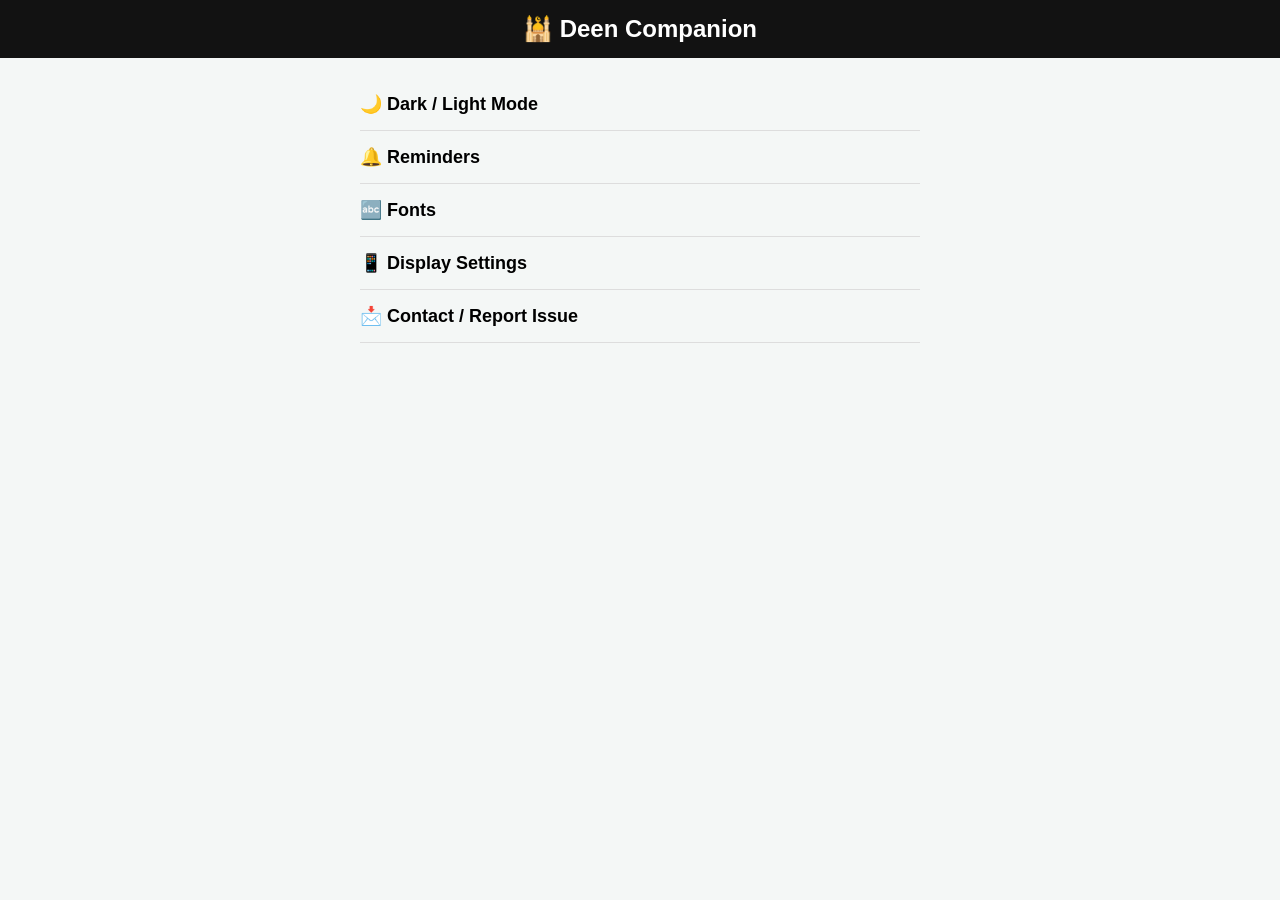
<file: settings.html>
<!DOCTYPE html>
<html lang="en">
<head>
<meta charset="UTF-8">
<meta name="viewport" content="width=device-width, initial-scale=1.0">
<title>Settings - Deen Companion</title>
<link rel="stylesheet" href="style.css">
<style>
body { font-family: Arial, sans-serif; margin: 0; padding: 0; }
header { padding: 15px 20px; background: #121212; color: white; text-align: center; }
header h2 { margin: 0; }
header p.signature { font-size: 14px; color: #ccc; margin-top: 5px; }
.container { padding: 20px; max-width: 600px; margin: auto; }
.setting { border-bottom: 1px solid #ddd; padding: 15px 0; cursor: pointer; }
.setting h3 { margin: 0; font-size: 18px; display: inline-block; }
.setting-content { display: none; padding-top: 10px; }
button, select, input[type="range"], input[type="text"], input[type="email"], textarea {
  padding: 5px; margin-top: 5px; width: 100%; box-sizing: border-box; border-radius: 5px; border: 1px solid #ccc;
}
textarea { resize: vertical; height: 80px; }
.toggle-switch { display: flex; justify-content: space-between; align-items: center; margin-top: 10px; }
</style>
</head>

<body>

<header>
  <h2>🕌 Deen Companion</h2>

</header>

<div class="container">

  <!-- Dark/Light Theme -->
  <div class="setting" onclick="toggleSection('themeSection')">
    <h3>🌙 Dark / Light Mode</h3>
  </div>
  <div id="themeSection" class="setting-content">
    <button onclick="setTheme('light')">Light Mode</button>
    <button onclick="setTheme('dark')">Dark Mode</button>
  </div>

  <!-- Reminders -->
  <div class="setting" onclick="toggleSection('reminderSection')">
    <h3>🔔 Reminders</h3>
  </div>
  <div id="reminderSection" class="setting-content">
    <div class="toggle-switch">
      <span>Morning Adhkar</span>
      <input type="checkbox" id="morningToggle">
    </div>
    <div class="toggle-switch">
      <span>Evening Adhkar</span>
      <input type="checkbox" id="eveningToggle">
    </div>
    <div class="toggle-switch">
      <span>Sleep Duas</span>
      <input type="checkbox" id="sleepToggle">
    </div>
  </div>

  <!-- Fonts -->
  <div class="setting" onclick="toggleSection('fontSection')">
    <h3>🔤 Fonts</h3>
  </div>
  <div id="fontSection" class="setting-content">
    <label>Font Size</label>
    <input type="range" id="fontSlider" min="14" max="24">
    <label>Font Style</label>
    <select id="fontStyle">
      <option value="Arial">Arial</option>
      <option value="Tahoma">Tahoma</option>
      <option value="Georgia">Georgia</option>
      <option value="Verdana">Verdana</option>
    </select>
  </div>

  <!-- Display -->
  <div class="setting" onclick="toggleSection('displaySection')">
    <h3>📱 Display Settings</h3>
  </div>
  <div id="displaySection" class="setting-content">
    <button onclick="showOldDuas()">Show Old Duas</button>
  </div>

  <!-- Contact / Report Issue -->
  <div class="setting" onclick="toggleSection('contactSection')">
    <h3>📩 Contact / Report Issue</h3>
  </div>
  <div id="contactSection" class="setting-content">
    <input type="text" id="name" placeholder="Your Name">
    <input type="email" id="email" placeholder="Your Email">
    <select id="issueType">
      <option>Duas</option>
      <option>40 Rabbana Duas</option>
      <option>Hajj & Umrah</option>
      <option>Other</option>
    </select>
    <input type="text" id="duaUrl" placeholder="Dua Number or URL">
    <textarea id="issueDescription" placeholder="Please provide full details of mistakes or errors with good English"></textarea>
    <button onclick="submitIssue()">Submit</button>
  </div>

</div>

<script>
// Toggle sections
function toggleSection(id) {
  const section = document.getElementById(id);
  section.style.display = (section.style.display === "block") ? "none" : "block";
}

// Dark/Light theme
function setTheme(mode) {
  if (mode === "dark") {
    document.body.style.background = "#121212";
    document.body.style.color = "white";
  } else {
    document.body.style.background = "white";
    document.body.style.color = "black";
  }
}

// Font size
document.getElementById("fontSlider").addEventListener("input", function() {
  document.body.style.fontSize = this.value + "px";
});

// Font style
document.getElementById("fontStyle").addEventListener("change", function() {
  document.body.style.fontFamily = this.value;
});

// Show old duas
function showOldDuas() {
  alert("Old Duas feature coming soon");
}

// Report Issue
function submitIssue() {
  const name = document.getElementById("name").value;
  const email = document.getElementById("email").value;
  const issueType = document.getElementById("issueType").value;
  const duaUrl = document.getElementById("duaUrl").value;
  const description = document.getElementById("issueDescription").value;

  if (!name || !email || !description) {
    alert("Please fill all required fields!");
    return;
  }

  alert(`Report submitted!\nName: ${name}\nEmail: ${email}\nType: ${issueType}\nDua URL/Number: ${duaUrl}\nDescription: ${description}`);
}

// Reminder toggles
document.getElementById("morningToggle").addEventListener("change", function() {
  alert(this.checked ? "Morning Adhkar ON" : "OFF");
});
document.getElementById("eveningToggle").addEventListener("change", function() {
  alert(this.checked ? "Evening Adhkar ON" : "OFF");
});
document.getElementById("sleepToggle").addEventListener("change", function() {
  alert(this.checked ? "Sleep Duas ON" : "OFF");
});
</script>

</body>
</html>
</file>
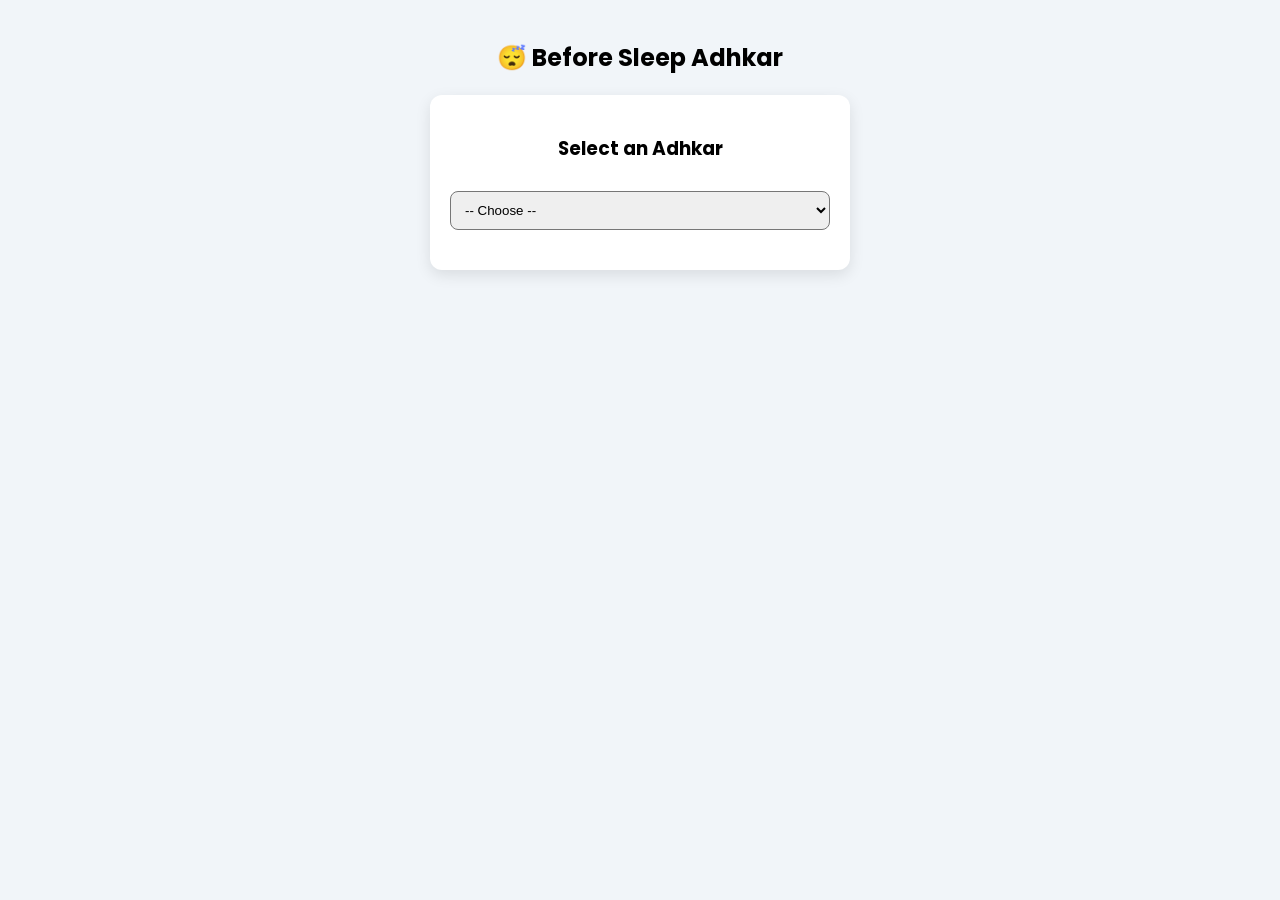
<file: sleep.html>
<!DOCTYPE html>
<html lang="en">
<head>
<meta charset="UTF-8">
<meta name="viewport" content="width=device-width, initial-scale=1.0">
<title>Before Sleep Adhkar</title>

<!-- Google Fonts -->
<link href="https://fonts.googleapis.com/css2?family=Poppins:wght@400;600&family=Amiri&display=swap" rel="stylesheet">
<style>
body {
    font-family: 'Poppins', Arial, sans-serif;
    background: #f1f5f9;
    margin: 0;
}

.container {
    max-width: 420px;
    margin: 40px auto;
    text-align: center;
}

.card {
    background: white;
    padding: 20px;
    border-radius: 12px;
    box-shadow: 0 5px 15px rgba(0,0,0,0.1);
}

select {
    width: 100%;
    padding: 10px;
    border-radius: 8px;
    margin-top: 10px;
}

.result {
    margin-top: 20px;
    text-align: left;
}

.arabic {
    font-size: 20px;
    direction: rtl;
    margin-bottom: 10px;
}

.translation {
    font-size: 14px;
    color: #555;
    margin-bottom: 15px;
}
</style>
</head>

<body>

<div class="container">
  <h2>😴 Before Sleep Adhkar</h2>

  <div class="card">
    <h3>Select an Adhkar</h3>

    <select onchange="showAdhkar(this.value)">
      <option value="">-- Choose --</option>
      <option value="entry">Sleeping Dua</option>
      <option value="kursi">Ayat al-Kursi</option>
      <option value="quls">3 Quls</option>
      <option value="last2">Last 2 Verses of Baqarah</option>
      <option value="tasbeeh">Tasbeeh Before Sleep</option>
      <option value="protection">Protection Dua</option>
    </select>

    <div id="result" class="result"></div>
  </div>
</div>

<script>
function showAdhkar(value) {
  let content = "";

  if (value === "entry") {
    content = `
    <div class="arabic">
    بِاسْمِكَ اللَّهُمَّ أَمُوتُ وَأَحْيَا
    </div>
    <div class="translation">
    In Your name, O Allah, I die and I live.
    </div>
    `;
  }

  else if (value === "kursi") {
    content = `
    <div class="arabic">
    اللَّهُ لَا إِلَٰهَ إِلَّا هُوَ الْحَيُّ الْقَيُّومُ،
    لَا تَأْخُذُهُ سِنَةٌ وَلَا نَوْمٌ،
    لَّهُ مَا فِي السَّمَاوَاتِ وَمَا فِي الْأَرْضِ،
    مَن ذَا الَّذِي يَشْفَعُ عِندَهُ إِلَّا بِإِذْنِهِ،
    يَعْلَمُ مَا بَيْنَ أَيْدِيهِمْ وَمَا خَلْفَهُمْ،
    وَلَا يُحِيطُونَ بِشَيْءٍ مِّنْ عِلْمِهِ إِلَّا بِمَا شَاءَ،
    وَسِعَ كُرْسِيُّهُ السَّمَاوَاتِ وَالْأَرْضَ،
    وَلَا يَئُودُهُ حِفْظُهُمَا،
    وَهُوَ الْعَلِيُّ الْعَظِيمُ
    </div>
    <div class="translation">
    Allah! There is no deity except Him, the Ever-Living, the Sustainer of existence...
    His Kursi extends over the heavens and the earth, and their preservation does not tire Him.
    And He is the Most High, the Most Great.
    </div>
    `;
  }

  else if (value === "quls") {
    content = `
    <div class="arabic">
    قُلْ هُوَ اللَّهُ أَحَدٌ،
    اللَّهُ الصَّمَدُ،
    لَمْ يَلِدْ وَلَمْ يُولَدْ،
    وَلَمْ يَكُن لَّهُ كُفُوًا أَحَدٌ
    </div>
    <div class="translation">Surah Al-Ikhlas (3 times)</div>

    <div class="arabic">
    قُلْ أَعُوذُ بِرَبِّ الْفَلَقِ،
    مِن شَرِّ مَا خَلَقَ،
    وَمِن شَرِّ غَاسِقٍ إِذَا وَقَبَ،
    وَمِن شَرِّ النَّفَّاثَاتِ فِي الْعُقَدِ،
    وَمِن شَرِّ حَاسِدٍ إِذَا حَسَدَ
    </div>
    <div class="translation">Surah Al-Falaq (3 times)</div>

    <div class="arabic">
    قُلْ أَعُوذُ بِرَبِّ النَّاسِ،
    مَلِكِ النَّاسِ،
    إِلَٰهِ النَّاسِ،
    مِن شَرِّ الْوَسْوَاسِ الْخَنَّاسِ،
    الَّذِي يُوَسْوِسُ فِي صُدُورِ النَّاسِ،
    مِنَ الْجِنَّةِ وَالنَّاسِ
    </div>
    <div class="translation">Surah An-Nas (3 times)</div>
    `;
  }

  else if (value === "last2") {
    content = `
    <div class="arabic">
    آمَنَ الرَّسُولُ بِمَا أُنزِلَ إِلَيْهِ مِن رَّبِّهِ وَالْمُؤْمِنُونَ،
    كُلٌّ آمَنَ بِاللَّهِ وَمَلَائِكَتِهِ وَكُتُبِهِ وَرُسُلِهِ،
    لَا نُفَرِّقُ بَيْنَ أَحَدٍ مِّن رُّسُلِهِ،
    وَقَالُوا سَمِعْنَا وَأَطَعْنَا،
    غُفْرَانَكَ رَبَّنَا وَإِلَيْكَ الْمَصِيرُ

    لَا يُكَلِّفُ اللَّهُ نَفْسًا إِلَّا وُسْعَهَا،
    لَهَا مَا كَسَبَتْ وَعَلَيْهَا مَا اكْتَسَبَتْ،
    رَبَّنَا لَا تُؤَاخِذْنَا إِن نَّسِينَا أَوْ أَخْطَأْنَا،
    رَبَّنَا وَلَا تَحْمِلْ عَلَيْنَا إِصْرًا كَمَا حَمَلْتَهُ عَلَى الَّذِينَ مِن قَبْلِنَا،
    رَبَّنَا وَلَا تُحَمِّلْنَا مَا لَا طَاقَةَ لَنَا بِهِ،
    وَاعْفُ عَنَّا وَاغْفِرْ لَنَا وَارْحَمْنَا،
    أَنتَ مَوْلَانَا فَانصُرْنَا عَلَى الْقَوْمِ الْكَافِرِينَ
    </div>
    <div class="translation">
    The Messenger has believed in what was revealed to him from his Lord, and [so have] the believers...
    Allah does not burden a soul beyond that it can bear...
    So pardon us, forgive us, and have mercy upon us. You are our Protector.
    </div>
    `;
  }

  else if (value === "tasbeeh") {
    content = `
    <div class="arabic">
    سُبْحَانَ اللَّهِ (33)  
    الْحَمْدُ لِلَّهِ (33)  
    اللَّهُ أَكْبَرُ (34)
    </div>
    <div class="translation">
    Say SubhanAllah 33 times, Alhamdulillah 33 times, and Allahu Akbar 34 times before sleeping.
    </div>
    `;
  }

  else if (value === "protection") {
    content = `
    <div class="arabic">
    اللَّهُمَّ أَسْلَمْتُ نَفْسِي إِلَيْكَ،
    وَفَوَّضْتُ أَمْرِي إِلَيْكَ،
    وَوَجَّهْتُ وَجْهِي إِلَيْكَ،
    وَأَلْجَأْتُ ظَهْرِي إِلَيْكَ،
    رَغْبَةً وَرَهْبَةً إِلَيْكَ،
    لَا مَلْجَأَ وَلَا مَنْجَا مِنْكَ إِلَّا إِلَيْكَ،
    آمَنْتُ بِكِتَابِكَ الَّذِي أَنزَلْتَ،
    وَبِنَبِيِّكَ الَّذِي أَرْسَلْتَ
    </div>
    <div class="translation">
    O Allah, I submit myself to You, entrust my affairs to You,
    turn my face to You, and rely completely upon You,
    hoping in You and fearing You.
    There is no refuge or escape from You except to You.
    I believe in Your Book and Your Prophet.
    </div>
    `;
  }

  document.getElementById("result").innerHTML = content;
}
</script>

</body>
</html>
</file>
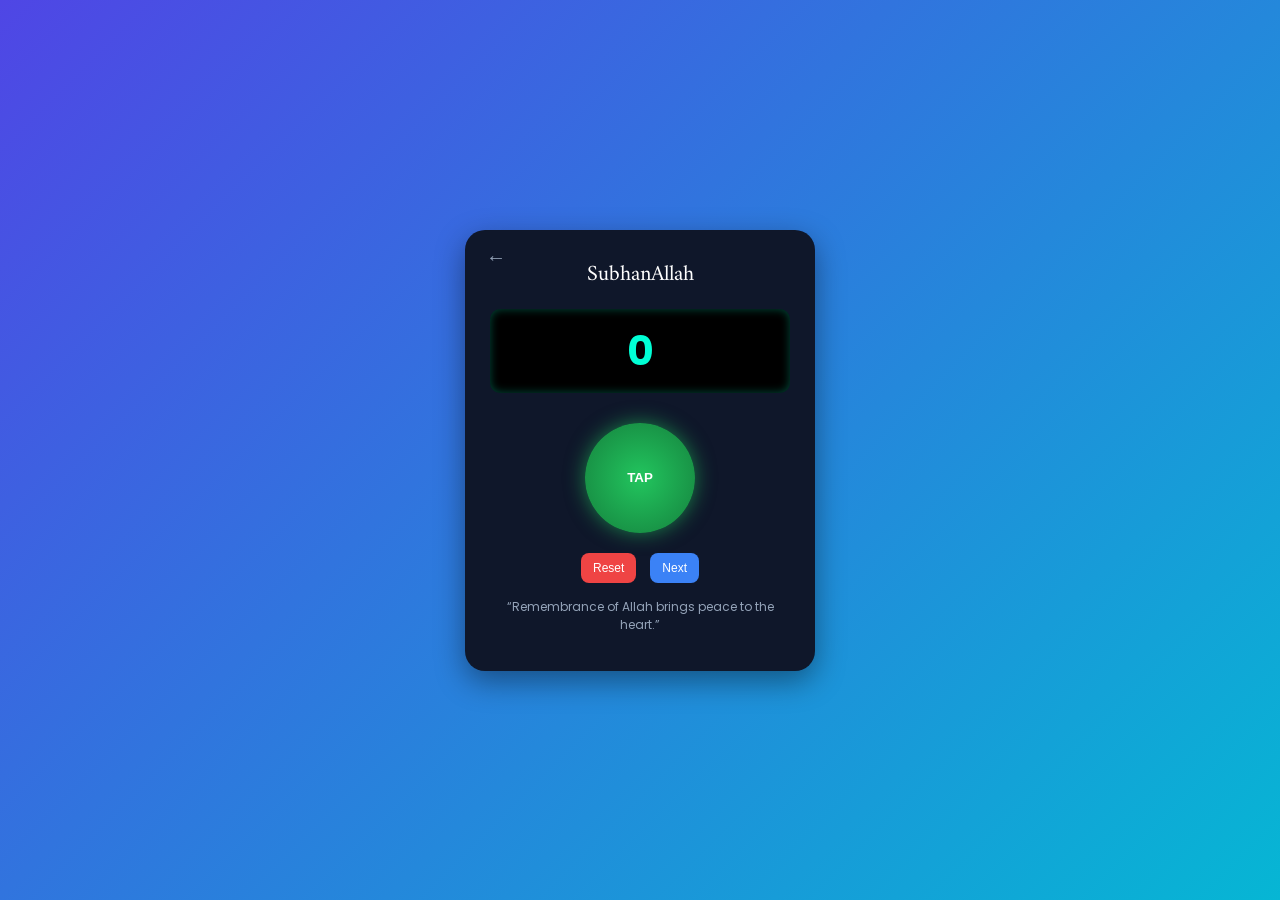
<file: tasbeeh2.html>
<!DOCTYPE html>
<html lang="en">
<head>
<meta charset="UTF-8">
<meta name="viewport" content="width=device-width, initial-scale=1.0">

<title>Tasbeeh Pro</title>

<link href="https://fonts.googleapis.com/css2?family=Poppins:wght@400;600&family=Amiri&display=swap" rel="stylesheet">

<style>
body {
    margin: 0;
    font-family: 'Poppins', sans-serif;
    background: linear-gradient(135deg, #4f46e5, #06b6d4);
    display: flex;
    justify-content: center;
    align-items: center;
    height: 100vh;
}

/* Card */
.container {
    position: relative;
    background: #0f172a;
    padding: 25px;
    border-radius: 20px;
    width: 300px;
    text-align: center;
    color: white;
    box-shadow: 0 10px 30px rgba(0,0,0,0.4);
}

/* Back button */
.back-btn {
    position: absolute;
    top: 15px;
    left: 15px;
    background: transparent;
    border: none;
    color: #94a3b8;
    font-size: 20px;
    cursor: pointer;
}

/* Arabic text */
.zikr {
    font-family: 'Amiri', serif;
    font-size: 22px;
    margin-bottom: 10px;
}

/* Counter */
.counter-box {
    background: black;
    border-radius: 10px;
    padding: 12px;
    margin: 15px 0;
    box-shadow: inset 0 0 10px rgba(0,255,200,0.3);
}

.counter {
    font-size: 40px;
    color: #00ffd5;
    font-weight: bold;
}

/* Tap button */
.tap-btn {
    width: 110px;
    height: 110px;
    border-radius: 50%;
    border: none;
    background: radial-gradient(circle, #22c55e, #15803d);
    color: white;
    font-weight: bold;
    box-shadow: 0 0 20px rgba(34,197,94,0.6);
    margin: 15px auto;
}

.tap-btn:active {
    transform: scale(0.92);
}

/* Controls */
.controls button {
    margin: 5px;
    padding: 8px 12px;
    border-radius: 8px;
    border: none;
    font-size: 12px;
}

.reset { background: #ef4444; color: white; }
.next { background: #3b82f6; color: white; }

.quote {
    font-size: 12px;
    color: #94a3b8;
    margin-top: 10px;
}
</style>
</head>

<body>

<div class="container">
    <button class="back-btn" onclick="goBack()">←</button>

    <div id="zikrText" class="zikr">SubhanAllah</div>

    <div class="counter-box">
        <div id="count" class="counter">0</div>
    </div>

    <button class="tap-btn" onclick="increment()">TAP</button>

    <div class="controls">
        <button class="reset" onclick="reset()">Reset</button>
        <button class="next" onclick="nextZikr()">Next</button>
    </div>

    <p class="quote">“Remembrance of Allah brings peace to the heart.”</p>
</div>

<script>
let count = localStorage.getItem("count") || 0;
let zikrIndex = localStorage.getItem("zikrIndex") || 0;

const azkar = [
    "SubhanAllah",
    "Alhamdulillah",
    "Allahu Akbar",
    "La ilaha illa Allah"
];

document.getElementById("count").innerText = count;
document.getElementById("zikrText").innerText = azkar[zikrIndex];

// Sound
const clickSound = new Audio("https://www.soundjay.com/buttons/sounds/button-16.mp3");

function increment() {
    count++;
    document.getElementById("count").innerText = count;

    // Save
    localStorage.setItem("count", count);

    // Sound
    clickSound.play();

    // Vibration
    if (navigator.vibrate) {
        navigator.vibrate(50);
    }
}

function reset() {
    count = 0;
    document.getElementById("count").innerText = count;
    localStorage.setItem("count", count);
}

function nextZikr() {
    zikrIndex = (parseInt(zikrIndex) + 1) % azkar.length;
    document.getElementById("zikrText").innerText = azkar[zikrIndex];

    localStorage.setItem("zikrIndex", zikrIndex);
}

function goBack() {
    window.location.href = "index.html";
}
</script>

</body>
</html>
</file>
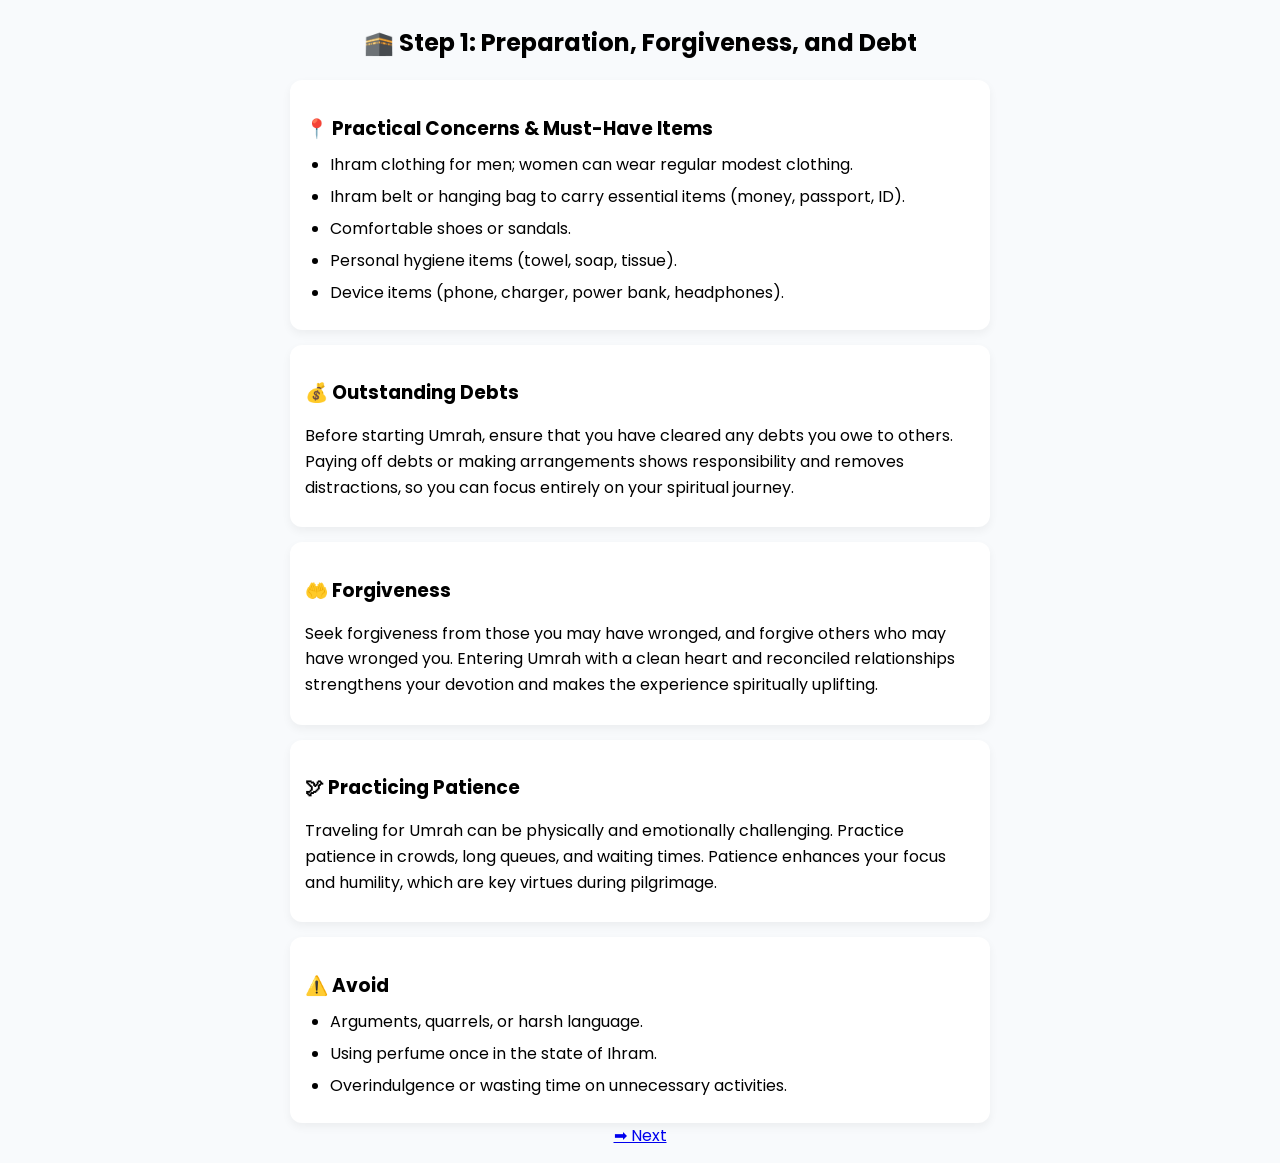
<file: umrah1.html>
<!DOCTYPE html>
<html lang="en">
<head>
<meta charset="UTF-8">
<meta name="viewport" content="width=device-width, initial-scale=1.0">
<title>Preparation, Forgiveness, and Debt</title>

<!-- Google Fonts -->
<link href="https://fonts.googleapis.com/css2?family=Poppins:wght@400;600&family=Amiri&display=swap" rel="stylesheet">

<style>
body {
    font-family: 'Poppins', Arial, sans-serif;
    background: #f8fafc;
    margin: 0;
    text-align: center;
}

.container {
    padding: 15px;
    max-width: 700px;
    margin: auto;
}

/* CARD */
.card {
    background: white;
    padding: 15px;
    border-radius: 12px;
    margin-top: 15px;
    box-shadow: 0 4px 10px rgba(0,0,0,0.05);
    text-align: left;
}

/* HEADINGS */
h2 {
    margin-top: 10px;
}

h3 {
    margin-bottom: 10px;
}

/* LISTS */
ul {
    list-style-type: disc;
    padding-left: 25px;
    margin: 10px 0;
    text-align: left;
}

ul li {
    margin-bottom: 8px;
    line-height: 1.5;
}

/* PARAGRAPHS */
p {
    margin-bottom: 12px;
    line-height: 1.6;
}
</style>
</head>

<body>

<div class="container">

<h2>🕋 Step 1: Preparation, Forgiveness, and Debt</h2>

<!-- PRACTICAL CONCERNS -->
<div class="card">
  <h3>📍 Practical Concerns & Must-Have Items</h3>
  <ul>
    <li>Ihram clothing for men; women can wear regular modest clothing.</li>
    <li>Ihram belt or hanging bag to carry essential items (money, passport, ID).</li>
    <li>Comfortable shoes or sandals.</li>
    <li>Personal hygiene items (towel, soap, tissue).</li>
    <li>Device items (phone, charger, power bank, headphones).</li>
  </ul>
</div>

<!-- OUTSTANDING DEBTS -->
<div class="card">
  <h3>💰 Outstanding Debts</h3>
  <p>
    Before starting Umrah, ensure that you have cleared any debts you owe to others. Paying off debts or making arrangements shows responsibility and removes distractions, so you can focus entirely on your spiritual journey.
  </p>
</div>

<!-- FORGIVENESS -->
<div class="card">
  <h3>🤲 Forgiveness</h3>
  <p>
    Seek forgiveness from those you may have wronged, and forgive others who may have wronged you. Entering Umrah with a clean heart and reconciled relationships strengthens your devotion and makes the experience spiritually uplifting.
  </p>
</div>

<!-- PRACTICING PATIENCE -->
<div class="card">
  <h3>🕊 Practicing Patience</h3>
  <p>
    Traveling for Umrah can be physically and emotionally challenging. Practice patience in crowds, long queues, and waiting times. Patience enhances your focus and humility, which are key virtues during pilgrimage.
  </p>
</div>

<!-- AVOID -->
<div class="card">
  <h3>⚠️ Avoid</h3>
  <ul>
    <li>Arguments, quarrels, or harsh language.</li>
    <li>Using perfume once in the state of Ihram.</li>
    <li>Overindulgence or wasting time on unnecessary activities.</li>
  </ul>
</div>

<a href="umrah2.html">➡ Next</a>

</div>

</body>
</html>
</file>
<file: style.css>
/* RESET */
* {
  box-sizing: border-box;
}

/* BODY */
body {
  margin: 0;
  font-family: 'Poppins', Arial, sans-serif;
  background: #f4f7f6;
  padding-bottom: 70px;
  transition: all 0.3s ease;
}

/* APP CONTAINER */
.app {
  max-width: 420px;
  margin: auto;
  padding: 16px;
}

/* HEADER */
.header {
  text-align: center;
  margin-bottom: 20px;
}

h1 {
  margin: 5px 0;
}

h2 {
  margin: 0;
}

/* GRID */
.grid {
  display: grid;
  grid-template-columns: repeat(auto-fit, minmax(140px, 1fr));
  gap: 12px;
}

/* 🌟 CARDS (UPGRADED) */
.card {
  background: white;
  padding: 16px 10px;
  border-radius: 14px;
  text-decoration: none;
  color: #333;
  font-size: 13px;

  display: flex;
  flex-direction: column;
  justify-content: center;
  align-items: center;

  aspect-ratio: 1 / 1;

  box-shadow: 0 3px 10px rgba(0,0,0,0.08);

  transition: all 0.25s ease;
  cursor: pointer;
}

/* hover effect */
.card:hover {
  transform: translateY(-5px) scale(1.03);
  box-shadow: 0 10px 22px rgba(0,0,0,0.15);
}

/* click effect */
.card:active {
  transform: scale(0.97);
}

/* highlight card */
.card.highlight {
  background: #2ecc71;
  color: white;
}

/* 🌟 BUTTONS (UPGRADED) */
button {
  width: 100%;
  padding: 10px;
  margin-top: 8px;
  border: none;
  border-radius: 10px;
  background: #3498db;
  color: white;
  font-size: 14px;
  cursor: pointer;

  transition: all 0.2s ease;
}

button:hover {
  transform: scale(1.05);
  opacity: 0.95;
}

button:active {
  transform: scale(0.97);
}

button.secondary {
  background: #7f8c8d;
}

/* NAVBAR */
.navbar {
  position: fixed;
  bottom: 0;
  left: 50%;
  transform: translateX(-50%);
  width: 100%;
  max-width: 420px;

  display: flex;
  justify-content: space-around;

  background: #fff;
  border-top: 1px solid #ddd;
  padding: 10px 0;

  transition: all 0.3s ease;
}

.navbar a {
  text-decoration: none;
  color: #333;
  font-size: 14px;
  transition: 0.2s;
}

.navbar a:hover {
  color: #3498db;
}

/* TEXT ELEMENTS */
.prayer {
  display: flex;
  justify-content: space-between;
  padding: 8px 0;
  border-bottom: 1px solid #eee;
}

.prayer-quote {
  margin: 10px 0;
  font-style: italic;
  color: #555;
  text-align: center;
}

/* MODAL */
.modal {
  display: none;
  position: fixed;
  z-index: 200;
  left: 0;
  top: 0;
  width: 100%;
  height: 100%;
  background: rgba(0,0,0,0.5);
}

.modal-content {
  background: white;
  margin: 20% auto;
  padding: 20px;
  width: 80%;
  border-radius: 10px;
  transition: all 0.3s ease;
}

.close {
  float: right;
  font-size: 20px;
  cursor: pointer;
}

/* 🌙 DARK MODE (FIXED + COMPLETE) */
body.dark {
  background: #121212;
  color: white;
}

body.dark .card {
  background: #1e1e1e;
  color: white;
}

body.dark .navbar {
  background: #1e1e1e;
  border-top: 1px solid #333;
}

body.dark .navbar a {
  color: white;
}

body.dark .modal-content {
  background: #1e1e1e;
  color: white;
}
</file>
<file: PRAYERAPP/style.css>
/* RESET */
* {
  box-sizing: border-box;
}

/* BODY */
body {
  margin: 0;
  font-family: 'Poppins', Arial, sans-serif;
  background: #f4f7f6;
  padding-bottom: 70px;
  transition: all 0.3s ease;
}

/* APP CONTAINER */
.app {
  max-width: 420px;
  margin: auto;
  padding: 16px;
}

/* HEADER */
.header {
  text-align: center;
  margin-bottom: 20px;
}

h1 {
  margin: 5px 0;
}

h2 {
  margin: 0;
}

/* GRID */
.grid {
  display: grid;
  grid-template-columns: repeat(auto-fit, minmax(140px, 1fr));
  gap: 12px;
}

/* 🌟 CARDS (UPGRADED) */
.card {
  background: white;
  padding: 16px 10px;
  border-radius: 14px;
  text-decoration: none;
  color: #333;
  font-size: 13px;

  display: flex;
  flex-direction: column;
  justify-content: center;
  align-items: center;

  aspect-ratio: 1 / 1;

  box-shadow: 0 3px 10px rgba(0,0,0,0.08);

  transition: all 0.25s ease;
  cursor: pointer;
}

/* hover effect */
.card:hover {
  transform: translateY(-5px) scale(1.03);
  box-shadow: 0 10px 22px rgba(0,0,0,0.15);
}

/* click effect */
.card:active {
  transform: scale(0.97);
}

/* highlight card */
.card.highlight {
  background: #2ecc71;
  color: white;
}

/* 🌟 BUTTONS (UPGRADED) */
button {
  width: 100%;
  padding: 10px;
  margin-top: 8px;
  border: none;
  border-radius: 10px;
  background: #3498db;
  color: white;
  font-size: 14px;
  cursor: pointer;

  transition: all 0.2s ease;
}

button:hover {
  transform: scale(1.05);
  opacity: 0.95;
}

button:active {
  transform: scale(0.97);
}

button.secondary {
  background: #7f8c8d;
}

/* NAVBAR */
.navbar {
  position: fixed;
  bottom: 0;
  left: 50%;
  transform: translateX(-50%);
  width: 100%;
  max-width: 420px;

  display: flex;
  justify-content: space-around;

  background: #fff;
  border-top: 1px solid #ddd;
  padding: 10px 0;

  transition: all 0.3s ease;
}

.navbar a {
  text-decoration: none;
  color: #333;
  font-size: 14px;
  transition: 0.2s;
}

.navbar a:hover {
  color: #3498db;
}

/* TEXT ELEMENTS */
.prayer {
  display: flex;
  justify-content: space-between;
  padding: 8px 0;
  border-bottom: 1px solid #eee;
}

.prayer-quote {
  margin: 10px 0;
  font-style: italic;
  color: #555;
  text-align: center;
}

/* MODAL */
.modal {
  display: none;
  position: fixed;
  z-index: 200;
  left: 0;
  top: 0;
  width: 100%;
  height: 100%;
  background: rgba(0,0,0,0.5);
}

.modal-content {
  background: white;
  margin: 20% auto;
  padding: 20px;
  width: 80%;
  border-radius: 10px;
  transition: all 0.3s ease;
}

.close {
  float: right;
  font-size: 20px;
  cursor: pointer;
}

/* 🌙 DARK MODE (FIXED + COMPLETE) */
body.dark {
  background: #121212;
  color: white;
}

body.dark .card {
  background: #1e1e1e;
  color: white;
}

body.dark .navbar {
  background: #1e1e1e;
  border-top: 1px solid #333;
}

body.dark .navbar a {
  color: white;
}

body.dark .modal-content {
  background: #1e1e1e;
  color: white;
}
</file>
